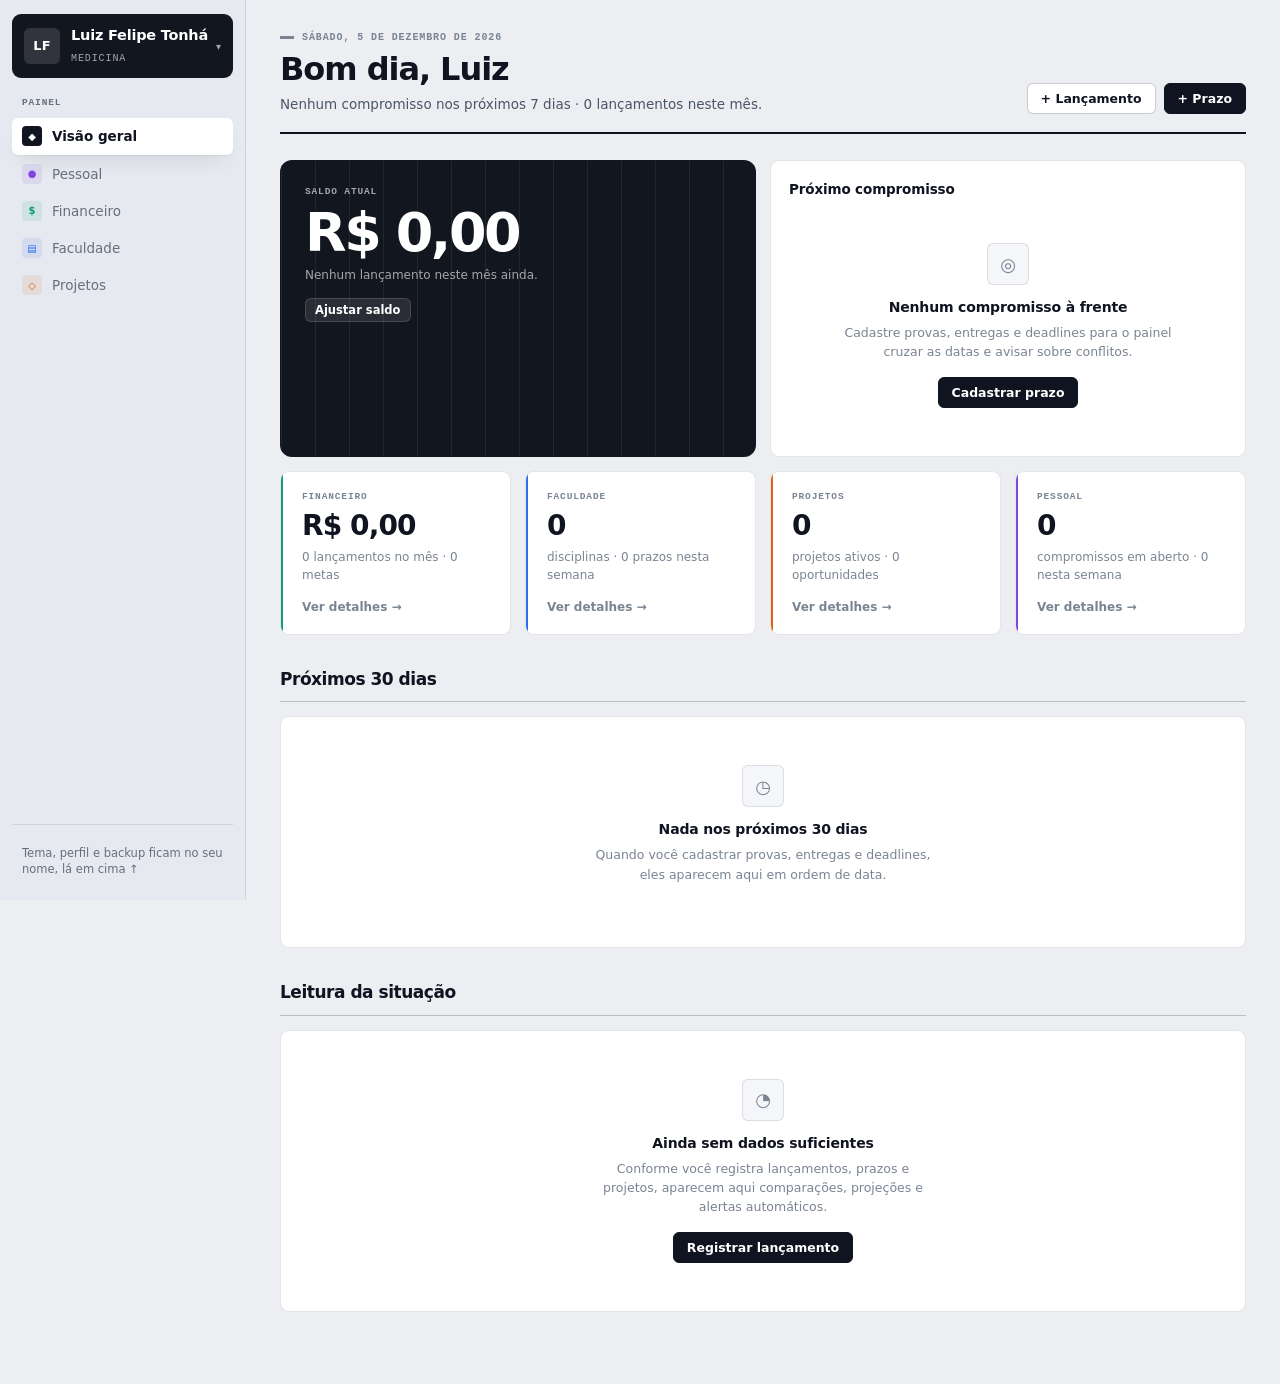
<file: dashboard/index.html>
<!doctype html>
<html lang="pt-BR">
<head>
  <meta charset="utf-8" />
  <meta name="viewport" content="width=device-width, initial-scale=1" />
  <title>Visão geral · Organizador</title>
  <link rel="icon" href="favicon.svg" type="image/svg+xml" />
  <link rel="stylesheet" href="theme.css" />
</head>
<body>
  <div class="app">
    <nav class="sidebar" id="sidebar"></nav>
    <main class="main">
      <div class="wrap">
        <header class="topbar">
          <div>
            <div class="eyebrow" id="sub-hoje"></div>
            <h1 id="saudacao">Visão geral</h1>
            <p class="sub" id="sub-resumo"></p>
          </div>
          <div class="topbar-actions">
            <button class="btn" id="btn-lancamento">+ Lançamento</button>
            <button class="btn primary" id="btn-prazo">+ Prazo</button>
          </div>
        </header>

        <div id="avisos"></div>

        <div class="grid g2" style="margin-bottom:14px;">
          <section class="card hero">
            <div class="stat-label">Saldo atual</div>
            <div class="hero-value num" id="hero-saldo">—</div>
            <div class="stat-sub" id="hero-detalhe"></div>
            <button class="btn sm" id="btn-saldo" style="margin-top:14px;">Ajustar saldo</button>
          </section>

          <section class="card">
            <div class="card-head">
              <h2 class="card-title">Próximo compromisso</h2>
            </div>
            <div id="proximo"></div>
          </section>
        </div>

        <div class="grid g4" id="pilares"></div>

        <section class="section">
          <div class="section-head">
            <h2 class="section-title">Próximos 30 dias</h2>
            <span class="card-note" id="agenda-resumo"></span>
          </div>
          <div class="card"><div id="agenda"></div></div>
        </section>

        <section class="section">
          <div class="section-head">
            <h2 class="section-title">Leitura da situação</h2>
          </div>
          <div class="grid g-auto" id="insights"></div>
        </section>
      </div>
    </main>
  </div>

  <script src="data.js"></script>
  <script src="arquivos.js"></script>
  <script src="store.js"></script>
  <script src="ui.js"></script>
  <script src="financas.js"></script>
  <script src="home.js"></script>
</body>
</html>
</file>
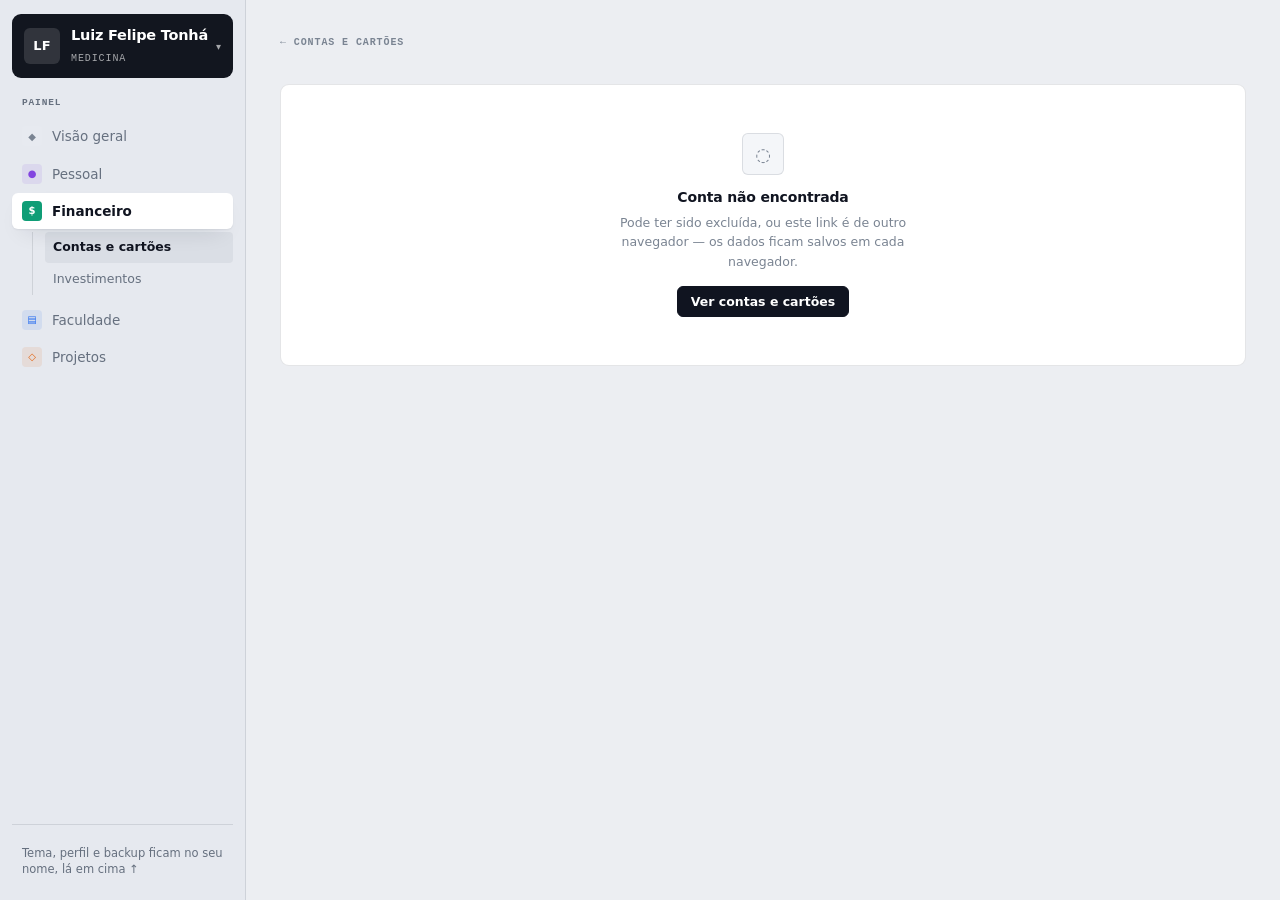
<file: dashboard/conta.html>
<!doctype html>
<html lang="pt-BR">
<head>
  <meta charset="utf-8" />
  <meta name="viewport" content="width=device-width, initial-scale=1" />
  <title>Conta · Organizador</title>
  <link rel="icon" href="favicon.svg" type="image/svg+xml" />
  <link rel="stylesheet" href="theme.css" />
</head>
<body>
  <div class="app">
    <nav class="sidebar" id="sidebar"></nav>
    <main class="main">
      <div class="wrap" id="conteudo">
        <a class="voltar" href="contas.html">← Contas e cartões</a>

        <header class="topbar">
          <div>
            <div class="eyebrow financeiro" id="etiqueta">Conta</div>
            <h1 id="titulo">—</h1>
            <p class="sub" id="subtitulo"></p>
          </div>
          <div class="topbar-actions">
            <button class="btn" id="btn-editar">Editar</button>
            <button class="btn primary" id="btn-lancamento">+ Lançamento</button>
          </div>
        </header>

        <div class="grid g4" style="margin-bottom:14px;" id="stats"></div>

        <div class="grid g2">
          <section class="card">
            <div class="card-head">
              <h2 class="card-title"><span class="swatch financeiro" id="swatch-categorias"></span>Gastos por categoria</h2>
            </div>
            <div id="categorias"></div>
          </section>

          <section class="card" id="card-limite" style="display:none;">
            <div class="card-head">
              <h2 class="card-title">Limite do cartão</h2>
            </div>
            <div id="limite"></div>
          </section>
        </div>

        <section class="section">
          <div class="section-head">
            <h2 class="section-title">Lançamentos</h2>
            <span class="card-note" id="lancamentos-resumo"></span>
          </div>
          <div class="table-wrap">
            <table class="sheet">
              <thead>
                <tr><th>Data</th><th>Descrição</th><th>Categoria</th><th>Status</th><th style="text-align:right;">Valor</th><th></th></tr>
              </thead>
              <tbody id="lancamentos"></tbody>
            </table>
          </div>
        </section>
      </div>
    </main>
  </div>

  <script src="data.js"></script>
  <script src="arquivos.js"></script>
  <script src="store.js"></script>
  <script src="ui.js"></script>
  <script src="financas.js"></script>
  <script src="conta.js"></script>
</body>
</html>
</file>
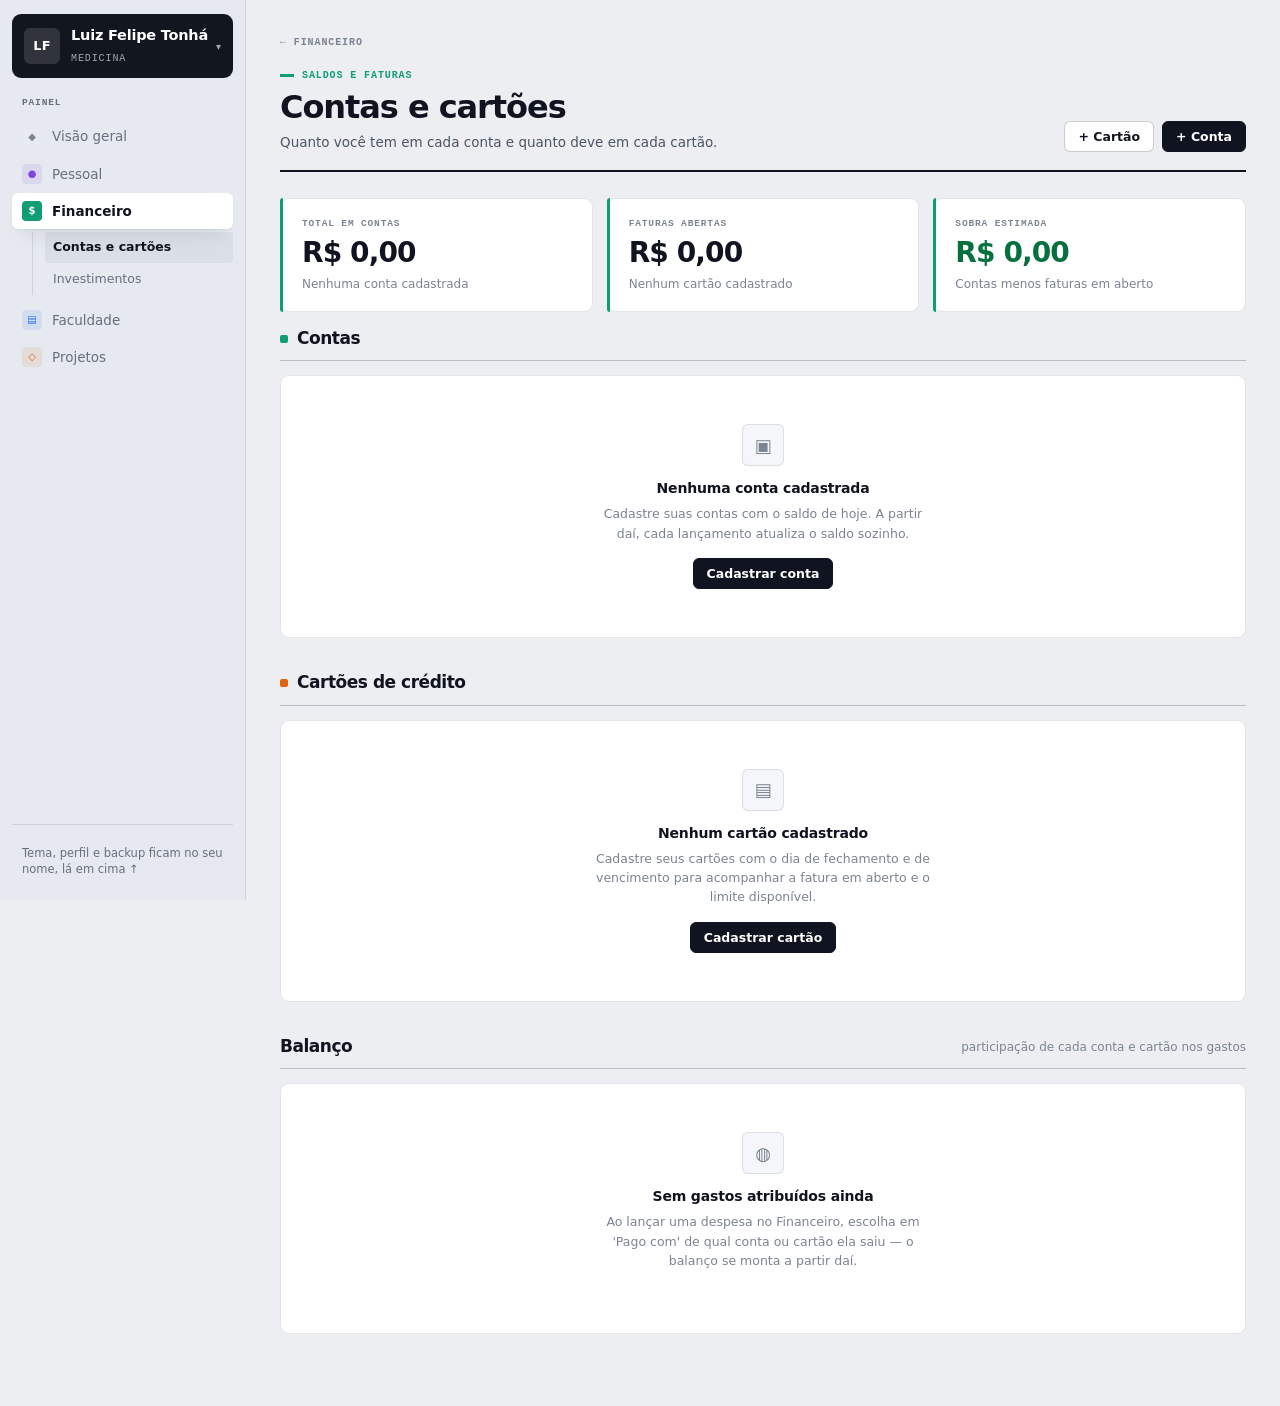
<file: dashboard/contas.html>
<!doctype html>
<html lang="pt-BR">
<head>
  <meta charset="utf-8" />
  <meta name="viewport" content="width=device-width, initial-scale=1" />
  <title>Contas e cartões · Organizador</title>
  <link rel="icon" href="favicon.svg" type="image/svg+xml" />
  <link rel="stylesheet" href="theme.css" />
</head>
<body>
  <div class="app">
    <nav class="sidebar" id="sidebar"></nav>
    <main class="main">
      <div class="wrap">
        <a class="voltar" href="financeiro.html">← Financeiro</a>

        <header class="topbar">
          <div>
            <div class="eyebrow financeiro">Saldos e faturas</div>
            <h1>Contas e cartões</h1>
            <p class="sub">Quanto você tem em cada conta e quanto deve em cada cartão.</p>
          </div>
          <div class="topbar-actions">
            <button class="btn" id="btn-cartao">+ Cartão</button>
            <button class="btn primary" id="btn-conta">+ Conta</button>
          </div>
        </header>

        <div id="avisos"></div>

        <div class="grid g3" style="margin-bottom:14px;">
          <div class="card tinted financeiro">
            <div class="stat-label">Total em contas</div>
            <div class="stat-value num" id="s-total">—</div>
            <div class="stat-sub" id="s-total-d"></div>
          </div>
          <div class="card tinted financeiro">
            <div class="stat-label">Faturas abertas</div>
            <div class="stat-value num" id="s-faturas">—</div>
            <div class="stat-sub" id="s-faturas-d"></div>
          </div>
          <div class="card tinted financeiro">
            <div class="stat-label">Sobra estimada</div>
            <div class="stat-value num" id="s-sobra">—</div>
            <div class="stat-sub">Contas menos faturas em aberto</div>
          </div>
        </div>

        <section class="section" style="margin-top:8px;">
          <div class="section-head">
            <h2 class="section-title"><span class="swatch financeiro"></span>Contas</h2>
            <span class="card-note" id="contas-resumo"></span>
          </div>
          <div id="contas"></div>
        </section>

        <section class="section">
          <div class="section-head">
            <h2 class="section-title"><span class="swatch projetos"></span>Cartões de crédito</h2>
            <span class="card-note" id="cartoes-resumo"></span>
          </div>
          <div id="cartoes"></div>
        </section>

        <section class="section">
          <div class="section-head">
            <h2 class="section-title">Balanço</h2>
            <span class="card-note">participação de cada conta e cartão nos gastos</span>
          </div>
          <div class="card">
            <div id="balanco"></div>
          </div>
        </section>
      </div>
    </main>
  </div>

  <script src="data.js"></script>
  <script src="arquivos.js"></script>
  <script src="store.js"></script>
  <script src="ui.js"></script>
  <script src="financas.js"></script>
  <script src="contas.js"></script>
</body>
</html>
</file>
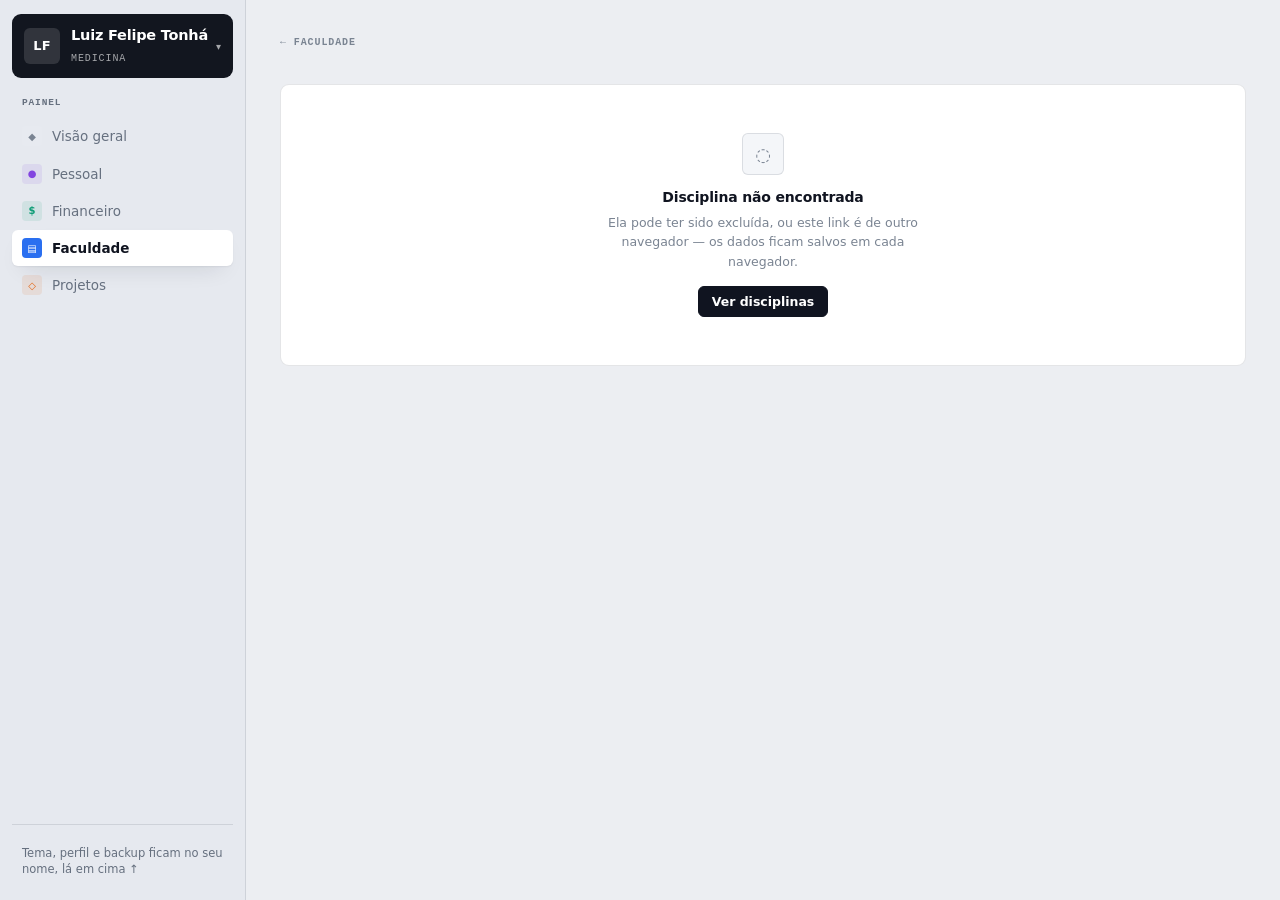
<file: dashboard/disciplina.html>
<!doctype html>
<html lang="pt-BR">
<head>
  <meta charset="utf-8" />
  <meta name="viewport" content="width=device-width, initial-scale=1" />
  <title>Disciplina · Organizador</title>
  <link rel="icon" href="favicon.svg" type="image/svg+xml" />
  <script src="config.js"></script>
  <link rel="stylesheet" href="theme.css" />
</head>
<body>
  <div class="app">
    <nav class="sidebar" id="sidebar"></nav>
    <main class="main">
      <div class="wrap" id="conteudo">
        <a class="voltar" href="faculdade.html">← Faculdade</a>

        <header class="topbar">
          <div>
            <div class="eyebrow faculdade" id="etiqueta">Disciplina</div>
            <h1 id="titulo">—</h1>
            <p class="sub" id="subtitulo"></p>
          </div>
          <div class="topbar-actions">
            <button class="btn" id="btn-editar">Editar disciplina</button>
            <button class="btn primary" id="btn-avaliacao">+ Avaliação</button>
          </div>
        </header>

        <div class="grid g4" style="margin-bottom:14px;">
          <div class="card tinted faculdade">
            <div class="stat-label">Média até agora</div>
            <div class="stat-value num" id="s-media">—</div>
            <div class="stat-sub" id="s-media-d"></div>
          </div>
          <div class="card tinted faculdade">
            <div class="stat-label">Próxima avaliação</div>
            <div class="stat-value" id="s-proxima" style="font-size:17px;">—</div>
            <div class="stat-sub" id="s-proxima-d"></div>
          </div>
          <div class="card tinted faculdade">
            <div class="stat-label">Prazos em aberto</div>
            <div class="stat-value num" id="s-prazos">—</div>
            <div class="stat-sub" id="s-prazos-d"></div>
          </div>
          <div class="card tinted faculdade">
            <div class="stat-label">Materiais e resumos</div>
            <div class="stat-value num" id="s-conteudo">—</div>
            <div class="stat-sub" id="s-conteudo-d"></div>
          </div>
        </div>

        <div class="grid g2">
          <section class="card">
            <div class="card-head">
              <h2 class="card-title"><span class="swatch faculdade"></span>Avaliações e notas</h2>
              <button class="btn ghost sm" id="btn-avaliacao-2">+ Adicionar</button>
            </div>
            <div id="avaliacoes"></div>
          </section>

          <section class="card">
            <div class="card-head">
              <h2 class="card-title">Prazos e entregas</h2>
              <button class="btn ghost sm" id="btn-prazo">+ Adicionar</button>
            </div>
            <div id="prazos"></div>
          </section>
        </div>

        <section class="section">
          <div class="section-head">
            <h2 class="section-title">Materiais</h2>
            <span style="display:flex; gap:8px;">
              <button class="btn ghost sm" id="btn-drive">⇩ Importar do Drive</button>
              <button class="btn ghost sm" id="btn-material">+ Material</button>
            </span>
          </div>
          <div class="card"><div id="materiais"></div></div>
        </section>

        <section class="section">
          <div class="section-head">
            <h2 class="section-title">Resumos e anotações</h2>
            <button class="btn ghost sm" id="btn-resumo">+ Resumo</button>
          </div>
          <div id="resumos"></div>
        </section>
      </div>
    </main>
  </div>

  <script src="data.js"></script>
  <script src="arquivos.js"></script>
  <script src="store.js"></script>
  <script src="ui.js"></script>
  <script src="https://apis.google.com/js/api.js" onload="onGapiLoad()"></script>
  <script src="https://accounts.google.com/gsi/client" onload="onGisLoad()"></script>
  <script src="google-integration.js"></script>
  <script src="disciplina.js"></script>
</body>
</html>
</file>
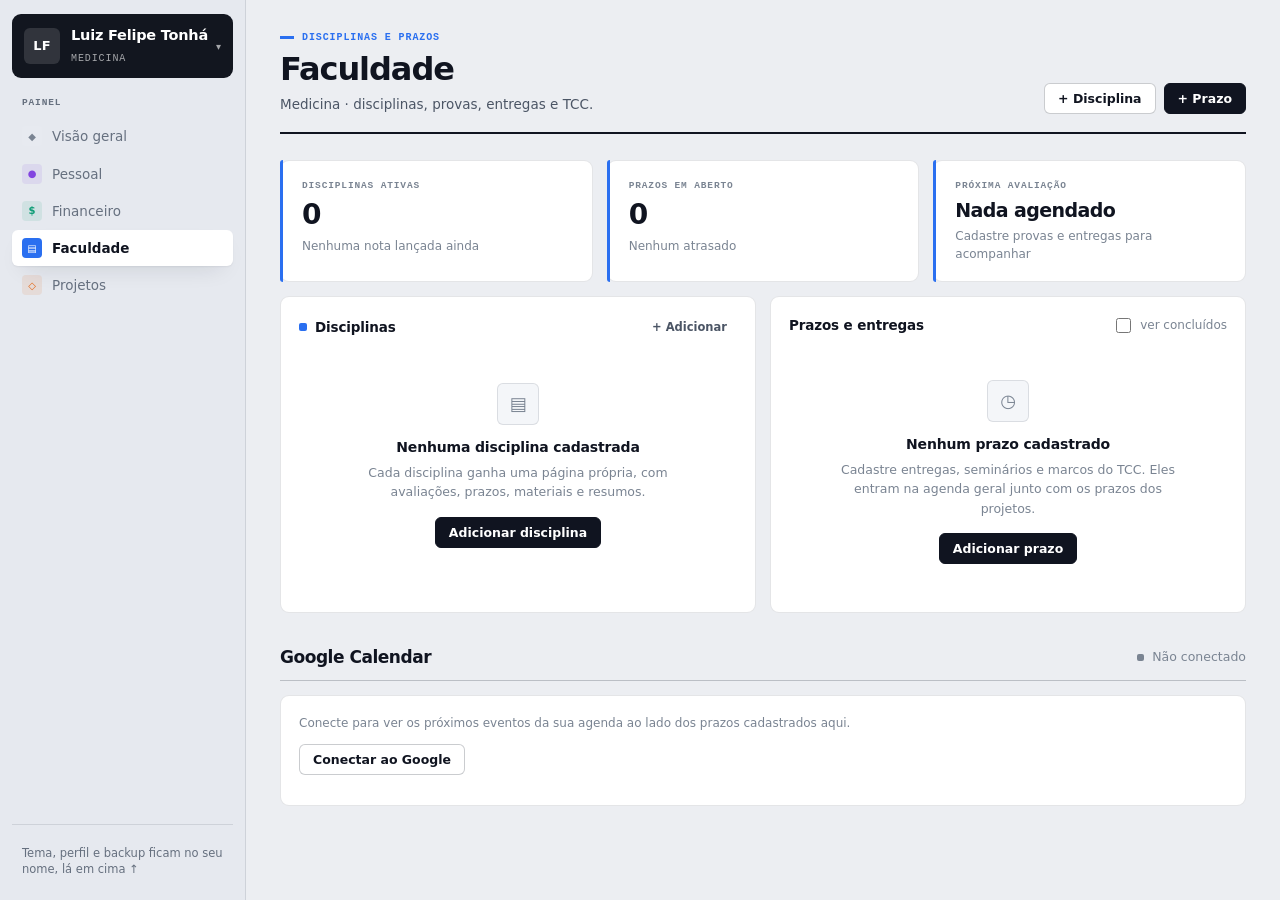
<file: dashboard/faculdade.html>
<!doctype html>
<html lang="pt-BR">
<head>
  <meta charset="utf-8" />
  <meta name="viewport" content="width=device-width, initial-scale=1" />
  <title>Faculdade · Organizador</title>
  <link rel="icon" href="favicon.svg" type="image/svg+xml" />
  <link rel="stylesheet" href="theme.css" />
  <script src="config.js"></script>
</head>
<body>
  <div class="app">
    <nav class="sidebar" id="sidebar"></nav>
    <main class="main">
      <div class="wrap">
        <header class="topbar">
          <div>
            <div class="eyebrow faculdade">Disciplinas e prazos</div>
            <h1>Faculdade</h1>
            <p class="sub">Medicina · disciplinas, provas, entregas e TCC.</p>
          </div>
          <div class="topbar-actions">
            <button class="btn" id="btn-disciplina">+ Disciplina</button>
            <button class="btn primary" id="btn-prazo">+ Prazo</button>
          </div>
        </header>

        <div id="avisos"></div>

        <div class="grid g3" style="margin-bottom:14px;">
          <div class="card tinted faculdade">
            <div class="stat-label">Disciplinas ativas</div>
            <div class="stat-value num" id="s-disciplinas">—</div>
            <div class="stat-sub" id="s-disciplinas-d"></div>
          </div>
          <div class="card tinted faculdade">
            <div class="stat-label">Prazos em aberto</div>
            <div class="stat-value num" id="s-prazos">—</div>
            <div class="stat-sub" id="s-prazos-d"></div>
          </div>
          <div class="card tinted faculdade">
            <div class="stat-label">Próxima avaliação</div>
            <div class="stat-value" id="s-proxima" style="font-size:19px;">—</div>
            <div class="stat-sub" id="s-proxima-d"></div>
          </div>
        </div>

        <div class="grid g2">
          <section class="card">
            <div class="card-head">
              <h2 class="card-title"><span class="swatch faculdade"></span>Disciplinas</h2>
              <button class="btn ghost sm" id="btn-disciplina-2">+ Adicionar</button>
            </div>
            <div id="disciplinas"></div>
          </section>

          <section class="card">
            <div class="card-head">
              <h2 class="card-title">Prazos e entregas</h2>
              <label class="card-note" style="display:flex; align-items:center; gap:6px; cursor:pointer;">
                <input type="checkbox" class="check" id="ver-concluidos" /> ver concluídos
              </label>
            </div>
            <div id="prazos"></div>
          </section>
        </div>

        <section class="section">
          <div class="section-head">
            <h2 class="section-title">Google Calendar</h2>
            <span class="google-state" id="google-status"><span class="google-dot"></span><span id="google-texto">Não conectado</span></span>
          </div>
          <div class="card">
            <p class="card-note" style="margin:0 0 12px;">Conecte para ver os próximos eventos da sua agenda ao lado dos prazos cadastrados aqui.</p>
            <button class="btn" id="google-connect-btn">Conectar ao Google</button>
            <div id="google-calendar-list" style="margin-top:12px;"></div>
          </div>
        </section>
      </div>
    </main>
  </div>

  <script src="data.js"></script>
  <script src="arquivos.js"></script>
  <script src="store.js"></script>
  <script src="ui.js"></script>
  <script src="https://apis.google.com/js/api.js" onload="onGapiLoad()"></script>
  <script src="https://accounts.google.com/gsi/client" onload="onGisLoad()"></script>
  <script src="google-integration.js"></script>
  <script src="faculdade.js"></script>
</body>
</html>
</file>
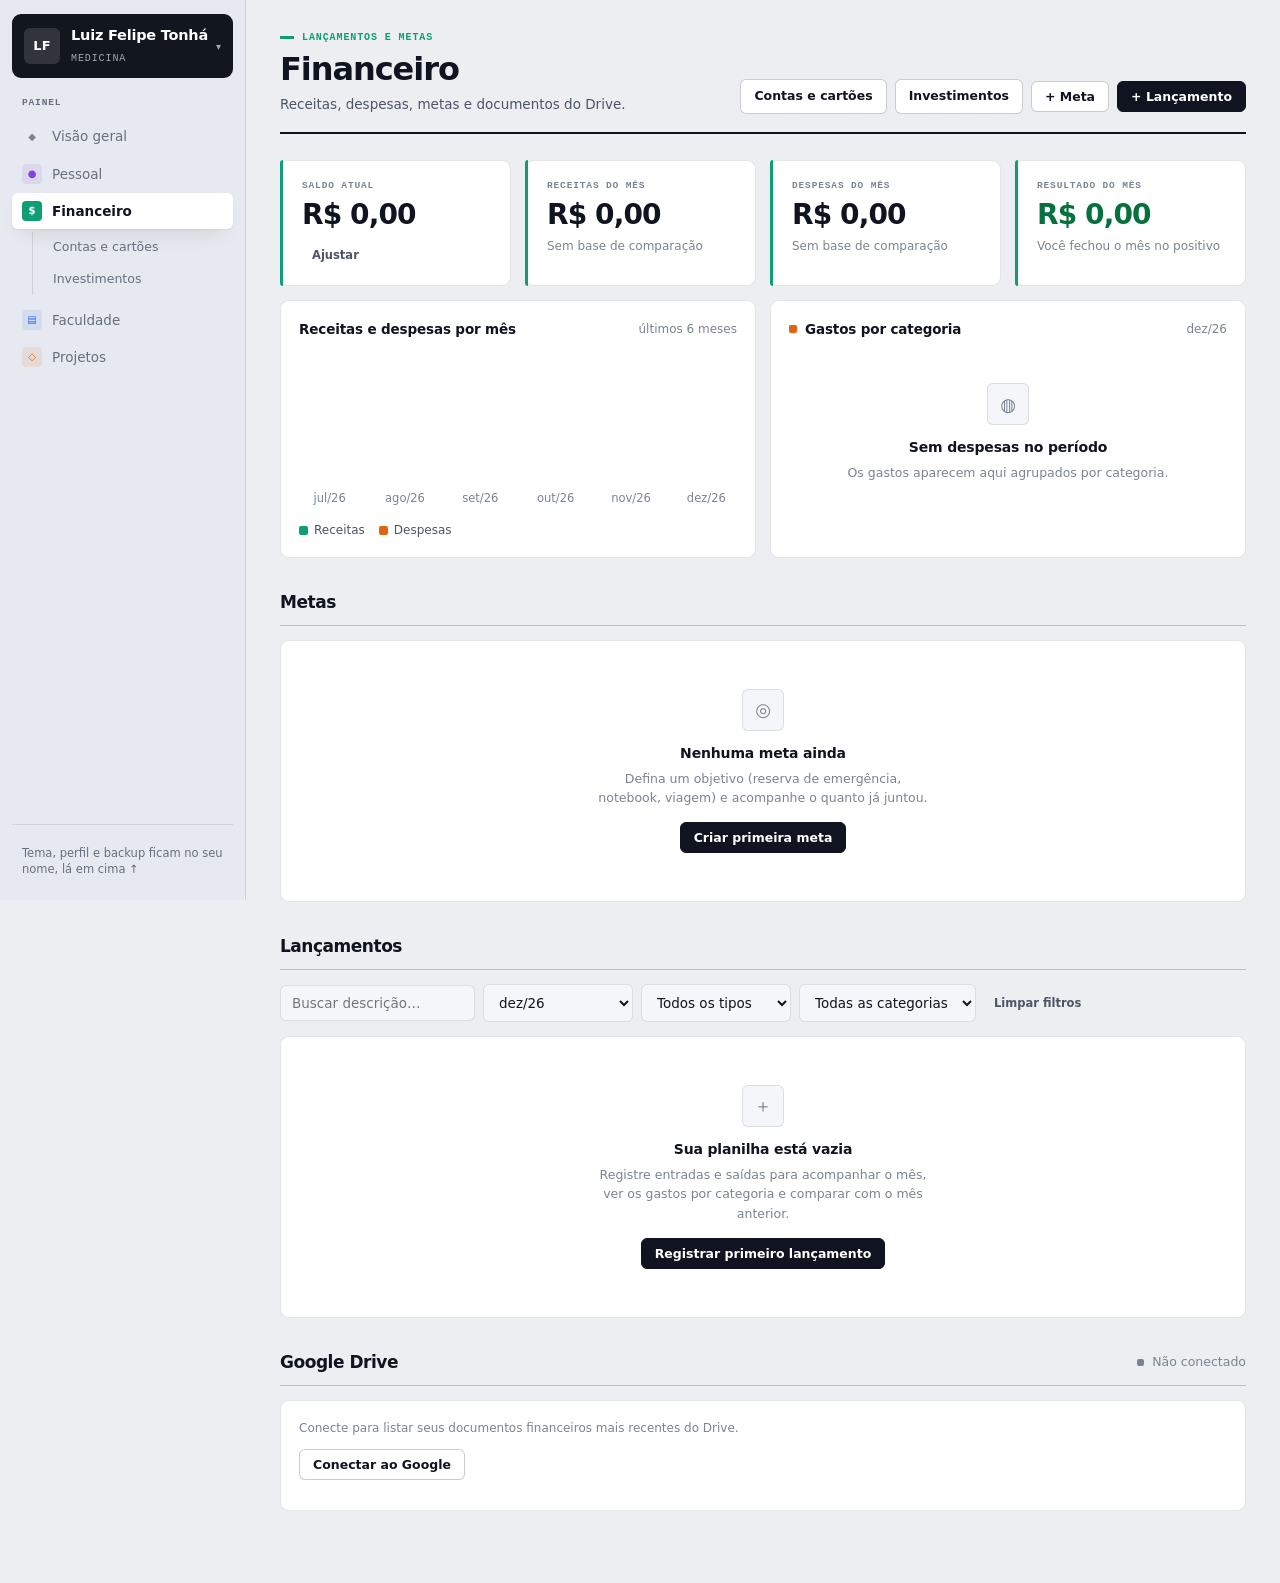
<file: dashboard/financeiro.html>
<!doctype html>
<html lang="pt-BR">
<head>
  <meta charset="utf-8" />
  <meta name="viewport" content="width=device-width, initial-scale=1" />
  <title>Financeiro · Organizador</title>
  <link rel="icon" href="favicon.svg" type="image/svg+xml" />
  <link rel="stylesheet" href="theme.css" />
  <script src="config.js"></script>
</head>
<body>
  <div class="app">
    <nav class="sidebar" id="sidebar"></nav>
    <main class="main">
      <div class="wrap">
        <header class="topbar">
          <div>
            <div class="eyebrow financeiro">Lançamentos e metas</div>
            <h1>Financeiro</h1>
            <p class="sub">Receitas, despesas, metas e documentos do Drive.</p>
          </div>
          <div class="topbar-actions">
            <a class="btn" href="contas.html">Contas e cartões</a>
            <a class="btn" href="investimentos.html">Investimentos</a>
            <button class="btn" id="btn-meta">+ Meta</button>
            <button class="btn primary" id="btn-lancamento">+ Lançamento</button>
          </div>
        </header>

        <div class="grid g4" style="margin-bottom:14px;">
          <div class="card tinted financeiro">
            <div class="stat-label">Saldo atual</div>
            <div class="stat-value num" id="s-saldo">—</div>
            <div class="stat-sub" id="s-saldo-d"></div>
            <button class="btn ghost sm" id="btn-saldo" style="margin-top:6px;">Ajustar</button>
          </div>
          <div class="card tinted financeiro">
            <div class="stat-label">Receitas do mês</div>
            <div class="stat-value num" id="s-receitas">—</div>
            <div class="stat-sub" id="s-receitas-d"></div>
          </div>
          <div class="card tinted financeiro">
            <div class="stat-label">Despesas do mês</div>
            <div class="stat-value num" id="s-despesas">—</div>
            <div class="stat-sub" id="s-despesas-d"></div>
          </div>
          <div class="card tinted financeiro">
            <div class="stat-label">Resultado do mês</div>
            <div class="stat-value num" id="s-resultado">—</div>
            <div class="stat-sub" id="s-resultado-d"></div>
          </div>
        </div>

        <div class="grid g2">
          <section class="card">
            <div class="card-head">
              <h2 class="card-title">Receitas e despesas por mês</h2>
              <span class="card-note">últimos 6 meses</span>
            </div>
            <div id="grafico-meses"></div>
          </section>

          <section class="card">
            <div class="card-head">
              <h2 class="card-title"><span class="swatch projetos"></span>Gastos por categoria</h2>
              <span class="card-note" id="cat-periodo"></span>
            </div>
            <div id="grafico-categorias"></div>
          </section>
        </div>

        <section class="section">
          <div class="section-head">
            <h2 class="section-title">Metas</h2>
          </div>
          <div class="card"><div id="metas"></div></div>
        </section>

        <section class="section">
          <div class="section-head">
            <h2 class="section-title">Lançamentos</h2>
            <span class="card-note" id="resumo-filtro"></span>
          </div>

          <div class="filters">
            <input class="input" type="search" id="f-busca" placeholder="Buscar descrição…" />
            <select class="input" id="f-mes"></select>
            <select class="input" id="f-tipo">
              <option value="todos">Todos os tipos</option>
              <option value="receita">Só receitas</option>
              <option value="despesa">Só despesas</option>
            </select>
            <select class="input" id="f-categoria"></select>
            <button class="btn ghost sm" id="f-limpar">Limpar filtros</button>
          </div>

          <div id="tabela"></div>
        </section>

        <section class="section">
          <div class="section-head">
            <h2 class="section-title">Google Drive</h2>
            <span class="google-state" id="google-status"><span class="google-dot"></span><span id="google-texto">Não conectado</span></span>
          </div>
          <div class="card">
            <p class="card-note" style="margin:0 0 12px;">Conecte para listar seus documentos financeiros mais recentes do Drive.</p>
            <button class="btn" id="google-connect-btn">Conectar ao Google</button>
            <div id="google-drive-list" style="margin-top:12px;"></div>
          </div>
        </section>
      </div>
    </main>
  </div>

  <script src="data.js"></script>
  <script src="arquivos.js"></script>
  <script src="store.js"></script>
  <script src="ui.js"></script>
  <script src="financas.js"></script>
  <script src="https://apis.google.com/js/api.js" onload="onGapiLoad()"></script>
  <script src="https://accounts.google.com/gsi/client" onload="onGisLoad()"></script>
  <script src="google-integration.js"></script>
  <script src="financeiro.js"></script>
</body>
</html>
</file>
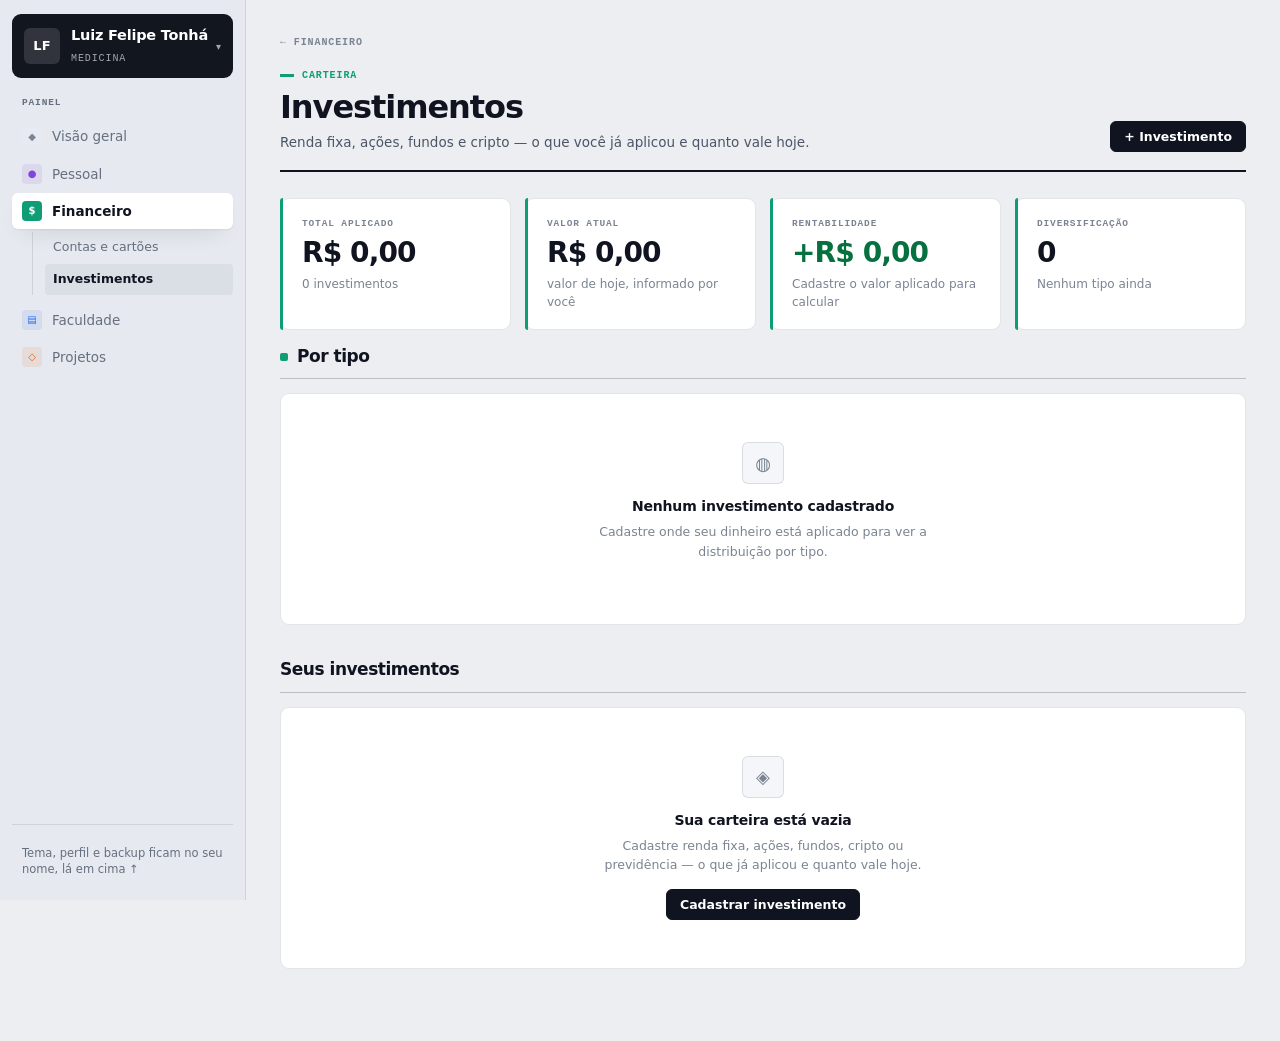
<file: dashboard/investimentos.html>
<!doctype html>
<html lang="pt-BR">
<head>
  <meta charset="utf-8" />
  <meta name="viewport" content="width=device-width, initial-scale=1" />
  <title>Investimentos · Organizador</title>
  <link rel="icon" href="favicon.svg" type="image/svg+xml" />
  <link rel="stylesheet" href="theme.css" />
</head>
<body>
  <div class="app">
    <nav class="sidebar" id="sidebar"></nav>
    <main class="main">
      <div class="wrap">
        <a class="voltar" href="financeiro.html">← Financeiro</a>

        <header class="topbar">
          <div>
            <div class="eyebrow financeiro">Carteira</div>
            <h1>Investimentos</h1>
            <p class="sub">Renda fixa, ações, fundos e cripto — o que você já aplicou e quanto vale hoje.</p>
          </div>
          <div class="topbar-actions">
            <button class="btn primary" id="btn-investimento">+ Investimento</button>
          </div>
        </header>

        <div class="grid g4" style="margin-bottom:14px;">
          <div class="card tinted financeiro">
            <div class="stat-label">Total aplicado</div>
            <div class="stat-value num" id="s-aplicado">—</div>
            <div class="stat-sub" id="s-aplicado-d"></div>
          </div>
          <div class="card tinted financeiro">
            <div class="stat-label">Valor atual</div>
            <div class="stat-value num" id="s-atual">—</div>
            <div class="stat-sub" id="s-atual-d"></div>
          </div>
          <div class="card tinted financeiro">
            <div class="stat-label">Rentabilidade</div>
            <div class="stat-value num" id="s-ganho">—</div>
            <div class="stat-sub" id="s-ganho-d"></div>
          </div>
          <div class="card tinted financeiro">
            <div class="stat-label">Diversificação</div>
            <div class="stat-value num" id="s-tipos">—</div>
            <div class="stat-sub" id="s-tipos-d"></div>
          </div>
        </div>

        <section class="section" style="margin-top:8px;">
          <div class="section-head">
            <h2 class="section-title"><span class="swatch financeiro"></span>Por tipo</h2>
          </div>
          <div class="card"><div id="por-tipo"></div></div>
        </section>

        <section class="section">
          <div class="section-head">
            <h2 class="section-title">Seus investimentos</h2>
            <span class="card-note" id="resumo"></span>
          </div>
          <div id="lista"></div>
        </section>
      </div>
    </main>
  </div>

  <script src="data.js"></script>
  <script src="arquivos.js"></script>
  <script src="store.js"></script>
  <script src="ui.js"></script>
  <script src="financas.js"></script>
  <script src="investimentos.js"></script>
</body>
</html>
</file>
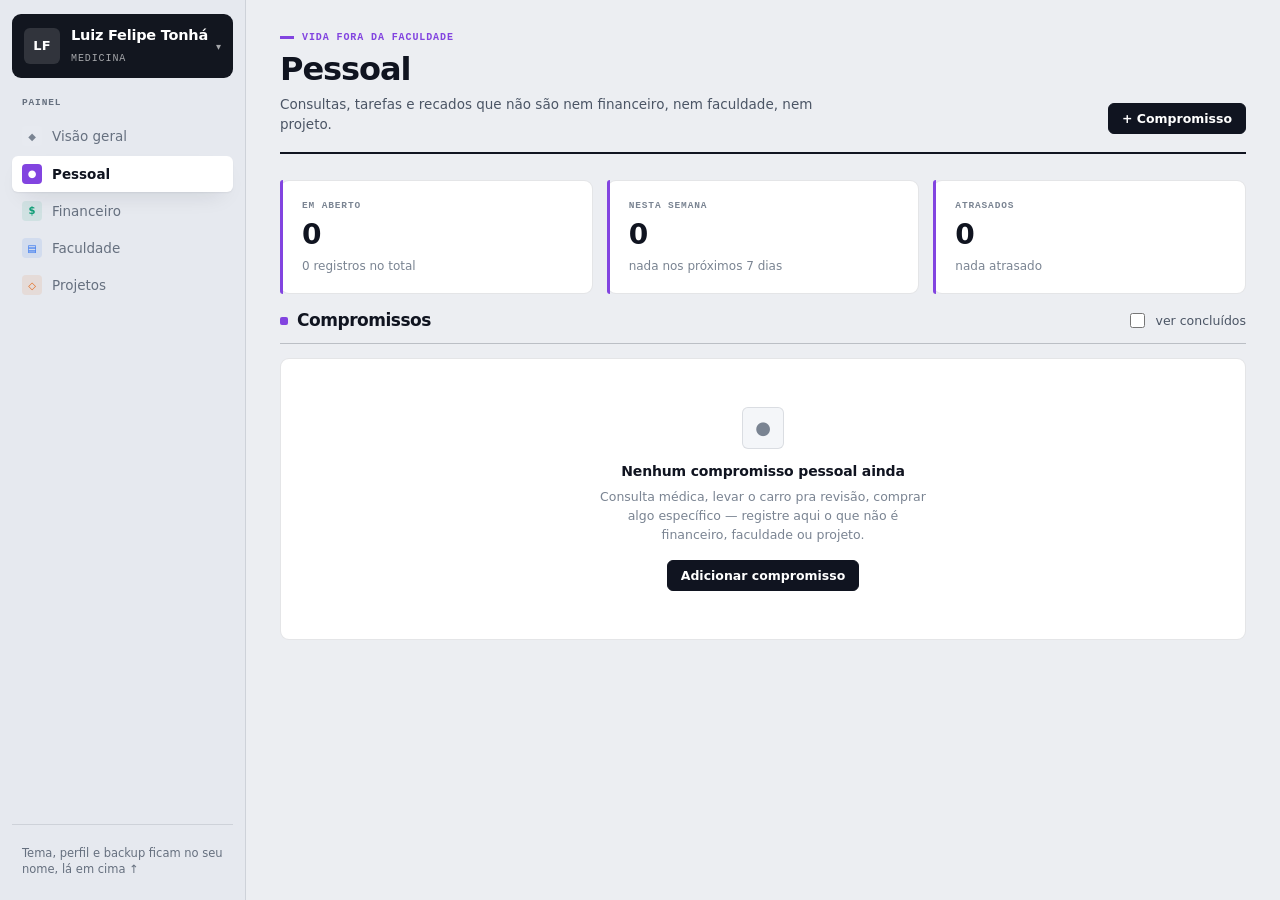
<file: dashboard/pessoal.html>
<!doctype html>
<html lang="pt-BR">
<head>
  <meta charset="utf-8" />
  <meta name="viewport" content="width=device-width, initial-scale=1" />
  <title>Pessoal · Organizador</title>
  <link rel="icon" href="favicon.svg" type="image/svg+xml" />
  <link rel="stylesheet" href="theme.css" />
</head>
<body>
  <div class="app">
    <nav class="sidebar" id="sidebar"></nav>
    <main class="main">
      <div class="wrap">
        <header class="topbar">
          <div>
            <div class="eyebrow pessoal">Vida fora da faculdade</div>
            <h1>Pessoal</h1>
            <p class="sub">Consultas, tarefas e recados que não são nem financeiro, nem faculdade, nem projeto.</p>
          </div>
          <div class="topbar-actions">
            <button class="btn primary" id="btn-compromisso">+ Compromisso</button>
          </div>
        </header>

        <div class="grid g3" style="margin-bottom:14px;">
          <div class="card tinted pessoal">
            <div class="stat-label">Em aberto</div>
            <div class="stat-value num" id="s-abertos">—</div>
            <div class="stat-sub" id="s-abertos-d"></div>
          </div>
          <div class="card tinted pessoal">
            <div class="stat-label">Nesta semana</div>
            <div class="stat-value num" id="s-semana">—</div>
            <div class="stat-sub" id="s-semana-d"></div>
          </div>
          <div class="card tinted pessoal">
            <div class="stat-label">Atrasados</div>
            <div class="stat-value num" id="s-atrasados">—</div>
            <div class="stat-sub" id="s-atrasados-d"></div>
          </div>
        </div>

        <section class="section" style="margin-top:8px;">
          <div class="section-head">
            <h2 class="section-title"><span class="swatch pessoal"></span>Compromissos</h2>
            <label class="filters" style="margin:0;"><input type="checkbox" class="check" id="f-concluidos" /> ver concluídos</label>
          </div>
          <div class="card"><div id="lista"></div></div>
        </section>
      </div>
    </main>
  </div>

  <script src="data.js"></script>
  <script src="arquivos.js"></script>
  <script src="store.js"></script>
  <script src="ui.js"></script>
  <script src="financas.js"></script>
  <script src="pessoal.js"></script>
</body>
</html>
</file>
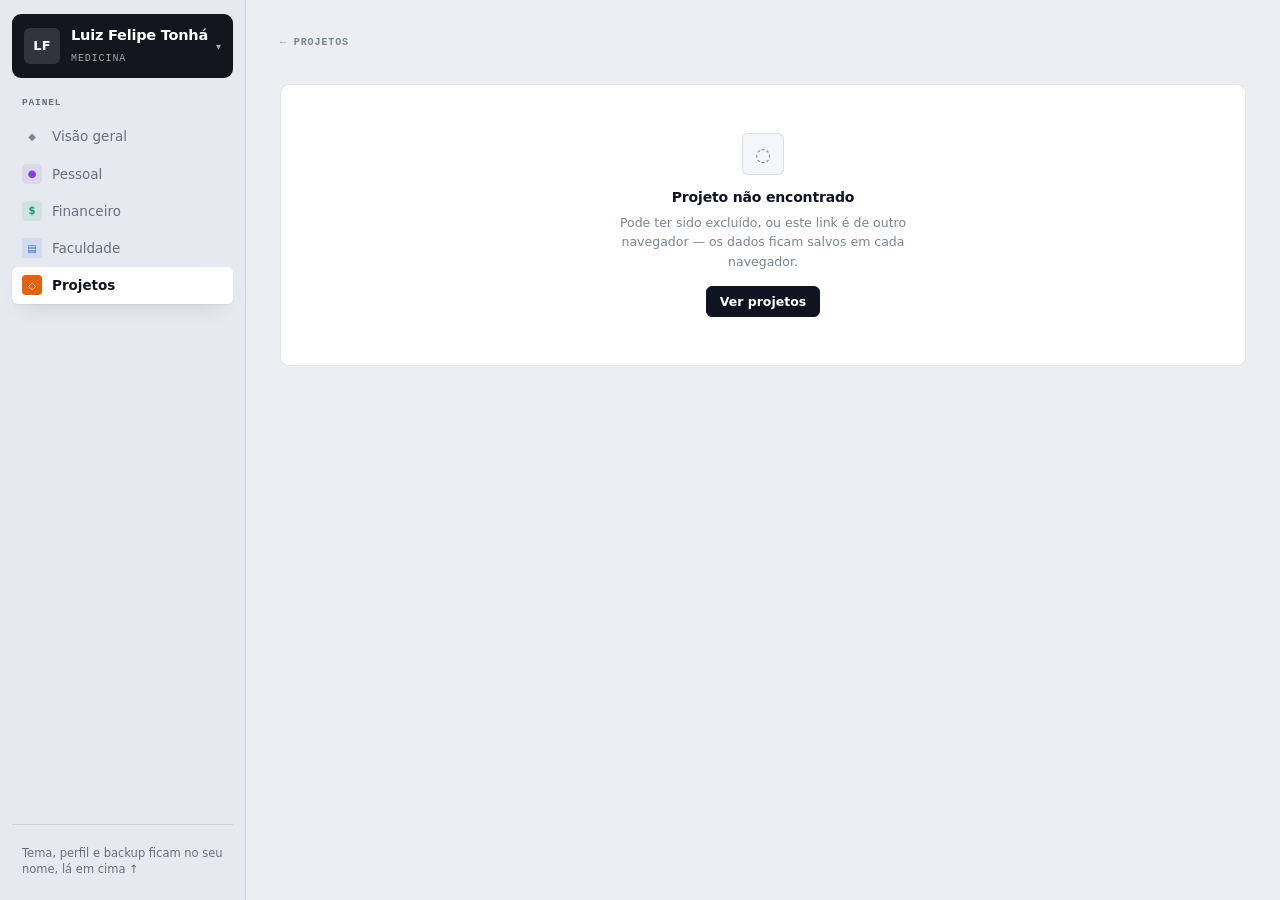
<file: dashboard/projeto.html>
<!doctype html>
<html lang="pt-BR">
<head>
  <meta charset="utf-8" />
  <meta name="viewport" content="width=device-width, initial-scale=1" />
  <title>Projeto · Organizador</title>
  <link rel="icon" href="favicon.svg" type="image/svg+xml" />
  <link rel="stylesheet" href="theme.css" />
</head>
<body>
  <div class="app">
    <nav class="sidebar" id="sidebar"></nav>
    <main class="main">
      <div class="wrap" id="conteudo">
        <a class="voltar" href="projetos.html">← Projetos</a>

        <header class="topbar">
          <div>
            <div class="eyebrow projetos" id="etiqueta">Projeto</div>
            <h1 id="titulo">—</h1>
            <p class="sub" id="subtitulo"></p>
            <div class="selos" id="selos"></div>
          </div>
          <div class="topbar-actions">
            <button class="btn" id="btn-editar">Editar projeto</button>
            <button class="btn primary" id="btn-recebimento">+ Recebimento</button>
          </div>
        </header>

        <div class="grid g4" id="stats" style="margin-bottom:14px;"></div>

        <div class="grid g2">
          <section class="card">
            <div class="card-head">
              <h2 class="card-title"><span class="swatch projetos"></span>Etapas</h2>
              <button class="btn ghost sm" id="btn-etapa">+ Etapa</button>
            </div>
            <div id="progresso"></div>
            <div id="etapas"></div>
          </section>

          <section class="card">
            <div class="card-head">
              <h2 class="card-title">Ficha do projeto</h2>
            </div>
            <div id="ficha"></div>
          </section>
        </div>

        <section class="section">
          <div class="section-head">
            <h2 class="section-title"><span class="swatch financeiro"></span>Recebimentos</h2>
            <span class="card-note" id="recebimentos-resumo"></span>
          </div>
          <div class="card"><div id="recebimentos"></div></div>
        </section>

        <section class="section">
          <div class="section-head">
            <h2 class="section-title">Custos do projeto</h2>
            <button class="btn ghost sm" id="btn-custo">+ Custo</button>
          </div>
          <div class="card"><div id="custos"></div></div>
        </section>

        <section class="section">
          <div class="section-head">
            <h2 class="section-title">Documentos</h2>
            <button class="btn ghost sm" id="btn-anexos">Anexar documentos</button>
          </div>
          <div class="card"><div id="anexos"></div></div>
        </section>

        <section class="section">
          <div class="section-head">
            <h2 class="section-title">Anotações</h2>
            <button class="btn ghost sm" id="btn-anotacoes">Editar anotações</button>
          </div>
          <div class="card"><div id="anotacoes"></div></div>
        </section>
      </div>
    </main>
  </div>

  <script src="data.js"></script>
  <script src="arquivos.js"></script>
  <script src="store.js"></script>
  <script src="ui.js"></script>
  <script src="financas.js"></script>
  <script src="projeto.js"></script>
</body>
</html>
</file>
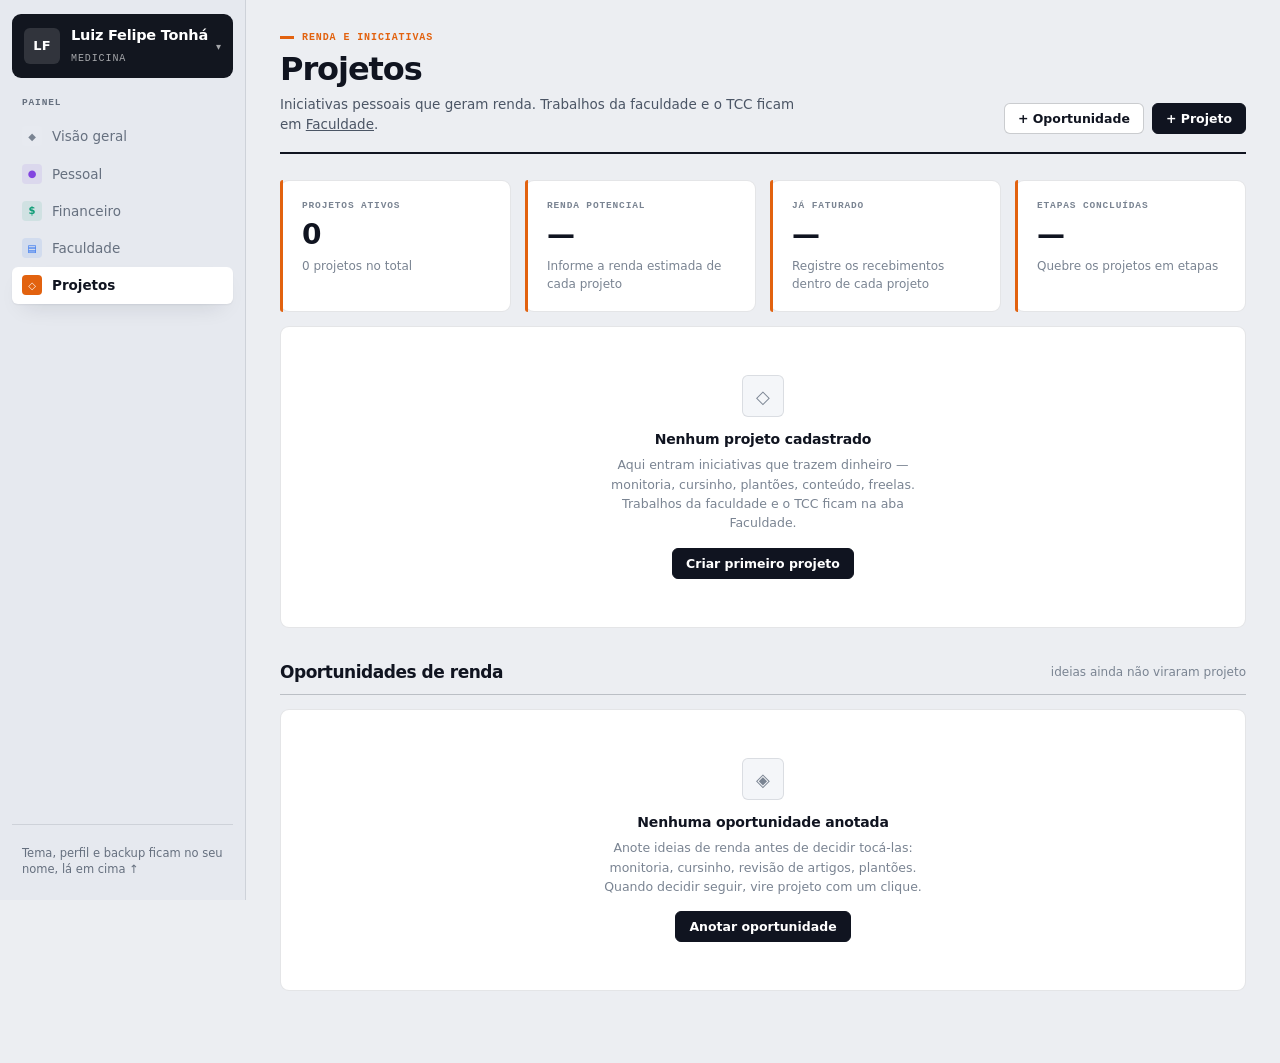
<file: dashboard/projetos.html>
<!doctype html>
<html lang="pt-BR">
<head>
  <meta charset="utf-8" />
  <meta name="viewport" content="width=device-width, initial-scale=1" />
  <title>Projetos · Organizador</title>
  <link rel="icon" href="favicon.svg" type="image/svg+xml" />
  <link rel="stylesheet" href="theme.css" />
</head>
<body>
  <div class="app">
    <nav class="sidebar" id="sidebar"></nav>
    <main class="main">
      <div class="wrap">
        <header class="topbar">
          <div>
            <div class="eyebrow projetos">Renda e iniciativas</div>
            <h1>Projetos</h1>
            <p class="sub">Iniciativas pessoais que geram renda. Trabalhos da faculdade e o TCC ficam em <a href="faculdade.html">Faculdade</a>.</p>
          </div>
          <div class="topbar-actions">
            <button class="btn" id="btn-oportunidade">+ Oportunidade</button>
            <button class="btn primary" id="btn-projeto">+ Projeto</button>
          </div>
        </header>

        <div class="grid g4" style="margin-bottom:14px;">
          <div class="card tinted projetos">
            <div class="stat-label">Projetos ativos</div>
            <div class="stat-value num" id="s-ativos">—</div>
            <div class="stat-sub" id="s-ativos-d"></div>
          </div>
          <div class="card tinted projetos">
            <div class="stat-label">Renda potencial</div>
            <div class="stat-value num" id="s-renda">—</div>
            <div class="stat-sub" id="s-renda-d"></div>
          </div>
          <div class="card tinted projetos">
            <div class="stat-label">Já faturado</div>
            <div class="stat-value num" id="s-faturado">—</div>
            <div class="stat-sub" id="s-faturado-d"></div>
          </div>
          <div class="card tinted projetos">
            <div class="stat-label">Etapas concluídas</div>
            <div class="stat-value num" id="s-etapas">—</div>
            <div class="stat-sub" id="s-etapas-d"></div>
          </div>
        </div>

        <div id="projetos"></div>

        <section class="section">
          <div class="section-head">
            <h2 class="section-title">Oportunidades de renda</h2>
            <span class="card-note">ideias ainda não viraram projeto</span>
          </div>
          <div class="card"><div id="oportunidades"></div></div>
        </section>
      </div>
    </main>
  </div>

  <script src="data.js"></script>
  <script src="arquivos.js"></script>
  <script src="store.js"></script>
  <script src="ui.js"></script>
  <script src="financas.js"></script>
  <script src="projetos.js"></script>
</body>
</html>
</file>
<file: dashboard/theme.css>
/* ===========================================================================
   Organizador Pessoal — design system

   Direção visual: "estúdio". Porcelana fria e cartões brancos de traço fino,
   tipografia grotesca pesada com entrelinha apertada, e micro-rótulos em
   monoespaçada — a marca do painel.

   A regra que organiza tudo: o cromo é monocromático. Preto, branco e cinza
   na interface; cor SÓ para dado (os quatro pilares) e para urgência. Assim
   nada compete com a informação, e a cor sempre significa alguma coisa.

   O bloco escuro — antes a coluna lateral inteira — virou peça pontual: a
   marca do perfil e o painel do saldo. É o contraste que ancora a página.

   Tema claro por padrão, escuro via [data-theme="dark"] ou preferência do SO.
   Cores de dados: paleta categórica validada (CVD-safe) — ver README.
   =========================================================================== */

:root {
  color-scheme: light;

  /* Superfícies e tinta — porcelana fria, cartão branco */
  --page: #eceef2;
  --page-2: #e3e6ec;
  --surface: #ffffff;
  --surface-2: #f4f6f9;
  --surface-3: #e7eaf0;
  --border: rgba(16, 24, 40, 0.11);
  --border-strong: rgba(16, 24, 40, 0.22);
  --ink: #101420;
  --ink-2: #4b5565;
  --ink-muted: #7a8492;
  --on-ink: #ffffff; /* texto sobre superfície de tinta */

  /* Bloco escuro — o contraste que ancora a página (saldo, marca) */
  --slab: #12161f;
  --slab-2: #1b2029;
  --slab-ink: #ffffff;
  --slab-ink-2: rgba(255, 255, 255, 0.62);
  --slab-line: rgba(255, 255, 255, 0.14);
  --slab-up: #64e0a3;
  --slab-down: #ff9d97;

  /* Coluna lateral — porcelana um tom abaixo da página */
  --nav-bg: #e6e9ef;
  --nav-ink: #101420;
  --nav-ink-2: #66707f;
  --nav-border: rgba(16, 24, 40, 0.11);
  --nav-hover: rgba(16, 24, 40, 0.05);
  --nav-active: #ffffff;

  /* Séries categóricas (identidade dos pilares) */
  --s-faculdade: #2a6ff0;
  --s-projetos: #e2620f;
  --s-financeiro: #0f9d76;
  --s-pessoal: #8244e0;
  --s-faculdade-wash: rgba(42, 111, 240, 0.10);
  --s-projetos-wash: rgba(226, 98, 15, 0.10);
  --s-financeiro-wash: rgba(15, 157, 118, 0.10);
  --s-pessoal-wash: rgba(130, 68, 224, 0.10);

  /* Status (reservado — nunca usado como série) */
  --st-good: #0f9d38;
  --st-warning: #e0a000;
  --st-serious: #e07a45;
  --st-critical: #d63a3a;
  --st-good-wash: rgba(15, 157, 56, 0.11);
  --st-warning-wash: rgba(224, 160, 0, 0.15);
  --st-critical-wash: rgba(214, 58, 58, 0.10);
  --success-text: #06703f;
  --warning-text: #8a5d00;

  /* Chrome de gráfico */
  --grid: #dde1e8;
  --axis: #c3c9d3;
  --track: #e2e6ed;

  /* Cantos pequenos e retos: a peça é a régua, não a almofada */
  --r-xl: 12px;
  --r-lg: 9px;
  --r-md: 6px;
  --r-sm: 4px;
  --shadow: none;
  --shadow-lift: 0 1px 2px rgba(16, 24, 40, 0.06), 0 10px 24px -12px rgba(16, 24, 40, 0.20);
  --shadow-pop: 0 24px 64px -20px rgba(8, 12, 20, 0.42);
  --sidebar-w: 246px;

  --font: "Inter", system-ui, -apple-system, "Segoe UI", Roboto, "Helvetica Neue", Arial, sans-serif;
  --font-display: var(--font);
  --font-mono: ui-monospace, SFMono-Regular, "SF Mono", Menlo, Consolas, "Liberation Mono", monospace;
}

@media (prefers-color-scheme: dark) {
  :root:where(:not([data-theme="light"])) {
    color-scheme: dark;
    --page: #0b0e13;
    --page-2: #070a0e;
    --surface: #14181f;
    --surface-2: #1a1f28;
    --surface-3: #232935;
    --border: rgba(255, 255, 255, 0.10);
    --border-strong: rgba(255, 255, 255, 0.22);
    --ink: #eef1f6;
    --ink-2: #a5aebd;
    --ink-muted: #737d8c;
    --on-ink: #0b0e13;

    --slab: #1c222c;
    --slab-2: #242b37;
    --slab-ink: #f3f6fa;
    --slab-ink-2: rgba(255, 255, 255, 0.58);
    --slab-line: rgba(255, 255, 255, 0.07);

    --nav-bg: #0e1118;
    --nav-ink: #eef1f6;
    --nav-ink-2: #798393;
    --nav-border: rgba(255, 255, 255, 0.09);
    --nav-hover: rgba(255, 255, 255, 0.05);
    --nav-active: #1c222c;

    --s-faculdade: #5d9bff;
    --s-projetos: #f5843f;
    --s-financeiro: #21c495;
    --s-pessoal: #a880f5;
    --s-faculdade-wash: rgba(93, 155, 255, 0.16);
    --s-projetos-wash: rgba(245, 132, 63, 0.16);
    --s-financeiro-wash: rgba(33, 196, 149, 0.16);
    --s-pessoal-wash: rgba(168, 128, 245, 0.16);

    --st-good-wash: rgba(46, 200, 100, 0.16);
    --st-warning-wash: rgba(240, 180, 40, 0.16);
    --st-critical-wash: rgba(240, 100, 95, 0.16);
    --success-text: #48d68d;
    --warning-text: #f0b428;
    --st-critical: #f0645f;
    --st-warning: #f0b428;

    --grid: #262d39;
    --axis: #343c4a;
    --track: #232935;
    --shadow: none;
    --shadow-lift: 0 1px 2px rgba(0, 0, 0, 0.4), 0 10px 24px -12px rgba(0, 0, 0, 0.7);
    --shadow-pop: 0 24px 64px -20px rgba(0, 0, 0, 0.8);
  }
}

:root[data-theme="dark"] {
  color-scheme: dark;
  --page: #0b0e13;
  --page-2: #070a0e;
  --surface: #14181f;
  --surface-2: #1a1f28;
  --surface-3: #232935;
  --border: rgba(255, 255, 255, 0.10);
  --border-strong: rgba(255, 255, 255, 0.22);
  --ink: #eef1f6;
  --ink-2: #a5aebd;
  --ink-muted: #737d8c;
  --on-ink: #0b0e13;

  --slab: #1c222c;
  --slab-2: #242b37;
  --slab-ink: #f3f6fa;
  --slab-ink-2: rgba(255, 255, 255, 0.58);
  --slab-line: rgba(255, 255, 255, 0.07);

  --nav-bg: #0e1118;
  --nav-ink: #eef1f6;
  --nav-ink-2: #798393;
  --nav-border: rgba(255, 255, 255, 0.09);
  --nav-hover: rgba(255, 255, 255, 0.05);
  --nav-active: #1c222c;

  --s-faculdade: #5d9bff;
  --s-projetos: #f5843f;
  --s-financeiro: #21c495;
  --s-pessoal: #a880f5;
  --s-faculdade-wash: rgba(93, 155, 255, 0.16);
  --s-projetos-wash: rgba(245, 132, 63, 0.16);
  --s-financeiro-wash: rgba(33, 196, 149, 0.16);
  --s-pessoal-wash: rgba(168, 128, 245, 0.16);

  --st-good-wash: rgba(46, 200, 100, 0.16);
  --st-warning-wash: rgba(240, 180, 40, 0.16);
  --st-critical-wash: rgba(240, 100, 95, 0.16);
  --success-text: #48d68d;
  --warning-text: #f0b428;
  --st-critical: #f0645f;
  --st-warning: #f0b428;

  --grid: #262d39;
  --axis: #343c4a;
  --track: #232935;
  --shadow: none;
  --shadow-lift: 0 1px 2px rgba(0, 0, 0, 0.4), 0 10px 24px -12px rgba(0, 0, 0, 0.7);
  --shadow-pop: 0 24px 64px -20px rgba(0, 0, 0, 0.8);
}

* { box-sizing: border-box; }

html, body { margin: 0; padding: 0; }

body {
  font-family: var(--font);
  background: var(--page);
  color: var(--ink);
  min-height: 100vh;
  font-size: 14px;
  line-height: 1.5;
  -webkit-font-smoothing: antialiased;
  text-rendering: optimizeLegibility;
}

a { color: inherit; }

::selection { background: var(--ink); color: var(--on-ink); }

.app { display: flex; min-height: 100vh; }

/* Micro-rótulo: monoespaçada, versalete largo. É a assinatura tipográfica —
   aparece em etiquetas, cabeçalho de tabela e legenda de número. */
.eyebrow,
.stat-label,
.nav-eyebrow,
table.sheet th,
.perfil-stat span,
.ficha dt,
.form-secao,
.voltar {
  font-family: var(--font-mono);
  text-transform: uppercase;
  letter-spacing: 0.09em;
  font-weight: 600;
}

/* ------------------------------- Sidebar -------------------------------- */

.sidebar {
  width: var(--sidebar-w);
  flex-shrink: 0;
  background: var(--nav-bg);
  color: var(--nav-ink);
  padding: 14px 12px;
  position: sticky;
  top: 0;
  height: 100vh;
  display: flex;
  flex-direction: column;
  z-index: 20;
  border-right: 1px solid var(--nav-border);
}

/* Marca do perfil — bloco de tinta cheio. É a peça escura da coluna clara,
   e o único lugar de configuração do painel (tema, perfil, backup). */
.brand {
  display: flex;
  align-items: center;
  gap: 11px;
  width: 100%;
  padding: 11px 12px;
  margin-bottom: 18px;
  border: none;
  border-radius: var(--r-lg);
  background: var(--slab);
  color: var(--slab-ink);
  font: inherit;
  text-align: left;
  cursor: pointer;
  transition: background 0.16s, transform 0.12s;
}

.brand:hover { background: var(--slab-2); }
.brand:active { transform: scale(0.99); }
.brand:focus-visible { outline: 2px solid var(--ink); outline-offset: 2px; }

.brand-mark {
  width: 36px;
  height: 36px;
  border-radius: var(--r-md);
  background: rgba(255, 255, 255, 0.13);
  color: var(--slab-ink);
  display: grid;
  place-items: center;
  font-weight: 700;
  font-size: 13px;
  letter-spacing: 0.02em;
  flex-shrink: 0;
  overflow: hidden;
}

.brand-mark img { width: 100%; height: 100%; object-fit: cover; display: block; }

.brand-text { min-width: 0; flex: 1; }

.brand-name {
  font-size: 14.5px;
  font-weight: 640;
  line-height: 1.2;
  letter-spacing: -0.015em;
  white-space: nowrap;
  overflow: hidden;
  text-overflow: ellipsis;
}

.brand-sub {
  font-family: var(--font-mono);
  font-size: 10px;
  color: var(--slab-ink-2);
  text-transform: uppercase;
  letter-spacing: 0.09em;
  font-weight: 500;
  margin-top: 3px;
  white-space: nowrap;
  overflow: hidden;
  text-overflow: ellipsis;
}

.brand-caret { color: var(--slab-ink-2); font-size: 10px; flex-shrink: 0; }

.nav-eyebrow {
  font-size: 9.5px;
  color: var(--nav-ink-2);
  padding: 0 10px 8px;
}

.nav { display: flex; flex-direction: column; gap: 1px; }

.nav-item {
  position: relative;
  display: flex;
  align-items: center;
  gap: 10px;
  padding: 8px 10px;
  border-radius: var(--r-md);
  color: var(--nav-ink-2);
  text-decoration: none;
  font-size: 13.5px;
  font-weight: 540;
  transition: background 0.14s, color 0.14s;
}

.nav-item:hover { background: var(--nav-hover); color: var(--nav-ink); }

/* O item aberto vira um cartão claro — leitura por elevação, não por cor. */
.nav-item.active {
  background: var(--nav-active);
  color: var(--nav-ink);
  font-weight: 650;
  box-shadow: var(--shadow-lift);
}

/* Único ponto de cor da coluna: o quadradinho do pilar. */
.nav-icon {
  width: 20px;
  height: 20px;
  flex-shrink: 0;
  display: grid;
  place-items: center;
  border-radius: var(--r-sm);
  font-size: 10px;
  font-weight: 700;
  background: var(--surface-3);
  color: var(--ink-muted);
  transition: background 0.14s, color 0.14s;
}

.nav-icon.financeiro { background: var(--s-financeiro-wash); color: var(--s-financeiro); }
.nav-icon.faculdade { background: var(--s-faculdade-wash); color: var(--s-faculdade); }
.nav-icon.projetos { background: var(--s-projetos-wash); color: var(--s-projetos); }
.nav-icon.pessoal { background: var(--s-pessoal-wash); color: var(--s-pessoal); }

.nav-item.active .nav-icon.financeiro { background: var(--s-financeiro); color: #fff; }
.nav-item.active .nav-icon.faculdade { background: var(--s-faculdade); color: #fff; }
.nav-item.active .nav-icon.projetos { background: var(--s-projetos); color: #fff; }
.nav-item.active .nav-icon.pessoal { background: var(--s-pessoal); color: #fff; }
.nav-item.active .nav-icon:not(.financeiro):not(.faculdade):not(.projetos):not(.pessoal) {
  background: var(--ink); color: var(--on-ink);
}

.nav-label { overflow: hidden; text-overflow: ellipsis; white-space: nowrap; flex: 1; }

.nav-count {
  font-family: var(--font-mono);
  font-size: 10.5px;
  font-weight: 600;
  color: var(--ink-muted);
  background: var(--surface-3);
  border-radius: var(--r-sm);
  padding: 1px 6px;
  font-variant-numeric: tabular-nums;
  flex-shrink: 0;
}

.nav-count.alert { background: var(--st-critical-wash); color: var(--st-critical); }

/* Sub-itens da seção aberta (contas, disciplinas, projetos). */
.nav-sub {
  display: flex;
  flex-direction: column;
  gap: 1px;
  margin: 2px 0 6px 20px;
  padding-left: 12px;
  border-left: 1px solid var(--nav-border);
  animation: revelar 0.18s ease;
}

@keyframes revelar { from { opacity: 0; transform: translateY(-3px); } }

.nav-subitem {
  padding: 6px 8px;
  border-radius: var(--r-sm);
  color: var(--nav-ink-2);
  text-decoration: none;
  font-size: 12.5px;
  font-weight: 500;
  white-space: nowrap;
  overflow: hidden;
  text-overflow: ellipsis;
  transition: background 0.12s, color 0.12s;
}

.nav-subitem:hover { background: var(--nav-hover); color: var(--nav-ink); }
.nav-subitem.active { color: var(--nav-ink); font-weight: 640; background: var(--nav-hover); }

.sidebar-foot {
  margin-top: auto;
  padding-top: 12px;
  border-top: 1px solid var(--nav-border);
}

/* Lembrete de onde ficam os ajustes — o rodapé não guarda mais botões. */
.sidebar-hint {
  width: 100%;
  border: none;
  background: none;
  padding: 8px 10px;
  border-radius: var(--r-md);
  text-align: left;
  font: inherit;
  font-size: 11.5px;
  line-height: 1.45;
  color: var(--nav-ink-2);
  cursor: pointer;
  transition: background 0.14s, color 0.14s;
}

.sidebar-hint:hover { background: var(--nav-hover); color: var(--nav-ink); }

/* -------------------------------- Main ---------------------------------- */

.main {
  flex: 1;
  min-width: 0;
  padding: 30px 34px 72px;
}

.wrap { max-width: 1180px; margin: 0 auto; }

.topbar {
  display: flex;
  justify-content: space-between;
  align-items: flex-end;
  gap: 18px;
  flex-wrap: wrap;
  margin-bottom: 26px;
  padding-bottom: 18px;
  border-bottom: 2px solid var(--ink);
}

/* Título grande, peso alto, entrelinha apertada — o tom editorial da página. */
.topbar h1 {
  font-family: var(--font-display);
  margin: 0;
  font-size: 32px;
  font-weight: 700;
  letter-spacing: -0.033em;
  line-height: 1.05;
}

.topbar .sub { margin: 7px 0 0; color: var(--ink-2); font-size: 13.5px; max-width: 62ch; }
.topbar-actions { display: flex; gap: 8px; align-items: center; flex-wrap: wrap; }

/* Etiqueta acima do título — barra do pilar + versalete monoespaçado. */
.eyebrow {
  font-size: 10px;
  color: var(--ink-muted);
  display: flex;
  align-items: center;
  gap: 8px;
  margin-bottom: 8px;
}

.eyebrow::before {
  content: "";
  width: 14px;
  height: 3px;
  background: currentColor;
  flex-shrink: 0;
}

.eyebrow.financeiro { color: var(--s-financeiro); }
.eyebrow.faculdade { color: var(--s-faculdade); }
.eyebrow.projetos { color: var(--s-projetos); }
.eyebrow.pessoal { color: var(--s-pessoal); }

/* Selos sob o título de uma página de detalhe */
.selos { display: flex; gap: 6px; flex-wrap: wrap; margin-top: 11px; }

/* ------------------------------- Buttons -------------------------------- */

.btn {
  border: 1px solid var(--border-strong);
  background: var(--surface);
  color: var(--ink);
  padding: 7px 13px;
  border-radius: var(--r-md);
  font-size: 12.5px;
  font-weight: 600;
  font-family: var(--font);
  cursor: pointer;
  display: inline-flex;
  align-items: center;
  gap: 6px;
  transition: background 0.12s, border-color 0.12s, transform 0.1s;
  white-space: nowrap;
  text-decoration: none;
}

.btn:hover { background: var(--surface-2); border-color: var(--ink-muted); }
.btn:active { transform: scale(0.98); }
.btn:focus-visible { outline: 2px solid var(--ink); outline-offset: 2px; }

.btn.primary { background: var(--ink); color: var(--on-ink); border-color: var(--ink); }
.btn.primary:hover { background: var(--slab); border-color: var(--slab); color: var(--slab-ink); }

.btn.ghost { background: transparent; border-color: transparent; color: var(--ink-2); }
.btn.ghost:hover { background: var(--surface-3); color: var(--ink); border-color: transparent; }

.btn.danger { color: var(--st-critical); border-color: var(--border-strong); background: transparent; }
.btn.danger:hover { background: var(--st-critical-wash); border-color: var(--st-critical); }

.btn.sm { padding: 4px 9px; font-size: 11.5px; }
.btn.icon { padding: 6px 8px; }
.btn.block { width: 100%; justify-content: center; }
.btn:disabled { opacity: 0.45; cursor: not-allowed; }

/* -------------------------------- Cards --------------------------------- */

.grid { display: grid; gap: 14px; }
.g2 { grid-template-columns: repeat(2, minmax(0, 1fr)); }
.g3 { grid-template-columns: repeat(3, minmax(0, 1fr)); }
.g4 { grid-template-columns: repeat(4, minmax(0, 1fr)); }
.g-auto { grid-template-columns: repeat(auto-fit, minmax(258px, 1fr)); }

.card {
  position: relative;
  background: var(--surface);
  border: 1px solid var(--border);
  border-radius: var(--r-lg);
  padding: 18px;
  box-shadow: var(--shadow);
  min-width: 0;
}

/* Cartão de número: barra do pilar na borda esquerda, altura inteira. */
.card.tinted { padding-left: 21px; }
.card.tinted::before {
  content: "";
  position: absolute;
  inset: -1px auto -1px -1px;
  width: 3px;
  border-radius: var(--r-lg) 0 0 var(--r-lg);
  background: var(--tint, var(--border-strong));
}

.card.tinted.financeiro { --tint: var(--s-financeiro); }
.card.tinted.faculdade { --tint: var(--s-faculdade); }
.card.tinted.projetos { --tint: var(--s-projetos); }
.card.tinted.pessoal { --tint: var(--s-pessoal); }

.card-head {
  display: flex;
  justify-content: space-between;
  align-items: center;
  gap: 10px;
  margin-bottom: 14px;
}

.card-title { font-size: 13.5px; font-weight: 660; display: flex; align-items: center; gap: 8px; margin: 0; letter-spacing: -0.01em; }
.card-note { font-size: 12px; color: var(--ink-muted); }

/* Quadrado, não bolinha: casa com os cantos retos do resto. */
.swatch { width: 8px; height: 8px; border-radius: 2px; flex-shrink: 0; background: var(--border-strong); }
.swatch.faculdade { background: var(--s-faculdade); }
.swatch.projetos { background: var(--s-projetos); }
.swatch.financeiro { background: var(--s-financeiro); }
.swatch.pessoal { background: var(--s-pessoal); }

/* Cartão clicável de pilar */
.pillar {
  display: block;
  text-decoration: none;
  color: inherit;
  overflow: hidden;
  padding-left: 21px;
  transition: border-color 0.16s, transform 0.16s, box-shadow 0.16s;
}
.pillar::before {
  content: "";
  position: absolute;
  inset: -1px auto -1px -1px;
  width: 3px;
  border-radius: var(--r-lg) 0 0 var(--r-lg);
  background: var(--tint, var(--border-strong));
}
.pillar.financeiro { --tint: var(--s-financeiro); }
.pillar.faculdade { --tint: var(--s-faculdade); }
.pillar.projetos { --tint: var(--s-projetos); }
.pillar.pessoal { --tint: var(--s-pessoal); }
.pillar:hover { border-color: var(--border-strong); transform: translateY(-2px); box-shadow: var(--shadow-lift); }
.pillar .arrow { color: var(--ink-muted); font-size: 12px; margin-top: 14px; font-weight: 600; }
.pillar:hover .arrow { color: var(--ink); }

/* ------------------------- Números / stat tiles -------------------------- */

.stat-label {
  font-size: 9.5px;
  color: var(--ink-muted);
  margin-bottom: 7px;
}

.stat-value { font-size: 28px; font-weight: 680; letter-spacing: -0.032em; line-height: 1.1; }
.stat-sub { font-size: 12px; color: var(--ink-muted); margin-top: 6px; }

/* Painel do saldo — bloco de tinta cheio, o contraste que ancora a home. */
.hero {
  position: relative;
  overflow: hidden;
  background: var(--slab);
  border-color: transparent;
  color: var(--slab-ink);
  border-radius: var(--r-xl);
  padding: 24px;
}

/* Trama fina de linhas: dá textura ao bloco sem virar mais um elemento. */
.hero::after {
  content: "";
  position: absolute;
  inset: 0;
  background-image: repeating-linear-gradient(90deg, var(--slab-line) 0 1px, transparent 1px 34px);
  opacity: 0.5;
  pointer-events: none;
}

.hero > * { position: relative; z-index: 1; }
.hero .stat-label { color: var(--slab-ink-2); }
.hero .stat-sub, .hero .muted { color: var(--slab-ink-2); }
.hero .delta.up { color: var(--slab-up); }
.hero .delta.down { color: var(--slab-down); }
.hero .btn {
  background: rgba(255, 255, 255, 0.10);
  border-color: var(--slab-line);
  color: var(--slab-ink);
}
.hero .btn:hover { background: rgba(255, 255, 255, 0.18); border-color: rgba(255, 255, 255, 0.3); }

.hero-value {
  font-size: 54px;
  font-weight: 700;
  letter-spacing: -0.045em;
  line-height: 1;
  margin-top: 4px;
}

.delta { font-size: 12px; font-weight: 640; display: inline-flex; align-items: center; gap: 3px; }
/* .delta é um selo pequeno; quando colore um número grande, o tamanho é o do número. */
.stat-value.delta { font-size: 28px; }
.hero-value.delta { font-size: 54px; }
.delta.up { color: var(--success-text); }
.delta.down { color: var(--st-critical); }
.delta.flat { color: var(--ink-muted); }

.num { font-variant-numeric: tabular-nums; }

/* -------------------------------- Listas -------------------------------- */

.list { list-style: none; margin: 0; padding: 0; }

.list li {
  position: relative;
  display: flex;
  align-items: center;
  gap: 11px;
  padding: 11px 0;
  border-bottom: 1px solid var(--border);
  font-size: 13px;
}

.list li:last-child { border-bottom: none; }
.list .grow { flex: 1; min-width: 0; }

/* Linha inteira clicável (disciplina → sua página) */
.linha-link { text-decoration: none; color: inherit; display: block; border-radius: var(--r-sm); }
.linha-link:hover .title { text-decoration: underline; text-underline-offset: 2px; }
.list .title { font-weight: 570; display: block; }
.list .meta { font-size: 12px; color: var(--ink-muted); margin-top: 2px; display: block; }

/* Título de cartão que leva à página de detalhe */
.titulo-link { text-decoration: none; color: inherit; }
.titulo-link:hover { text-decoration: underline; text-underline-offset: 3px; }

.row-actions { display: flex; gap: 2px; flex-shrink: 0; }

/* Dentro de uma lista as ações flutuam sobre a direita da linha: em repouso
   não ocupam largura nenhuma, então o texto usa a linha inteira. */
.list .row-actions {
  position: absolute;
  right: 0;
  top: 50%;
  transform: translateY(-50%);
  opacity: 0;
  pointer-events: none;
  padding-left: 28px;
  background: linear-gradient(90deg, transparent, var(--surface) 26px);
  transition: opacity 0.12s;
}

.list li:hover .row-actions,
.list li:focus-within .row-actions { opacity: 1; pointer-events: auto; }

@media (hover: none) {
  .list .row-actions { position: static; transform: none; opacity: 1; pointer-events: auto; padding-left: 0; background: none; }
}

/* ------------------------------- Badges --------------------------------- */

.badge {
  font-family: var(--font-mono);
  font-size: 10px;
  font-weight: 600;
  padding: 3px 7px;
  border-radius: var(--r-sm);
  background: var(--surface-3);
  color: var(--ink-2);
  white-space: nowrap;
  display: inline-flex;
  align-items: center;
  gap: 4px;
  letter-spacing: 0.04em;
  flex-shrink: 0;
}

.badge.faculdade { background: var(--s-faculdade-wash); color: var(--s-faculdade); }
.badge.projetos { background: var(--s-projetos-wash); color: var(--s-projetos); }
.badge.financeiro { background: var(--s-financeiro-wash); color: var(--success-text); }
.badge.pessoal { background: var(--s-pessoal-wash); color: var(--s-pessoal); }

/* Urgência — sempre com rótulo textual, nunca só cor */
.badge.atrasado { background: var(--st-critical-wash); color: var(--st-critical); }
.badge.hoje { background: var(--st-critical-wash); color: var(--st-critical); }
.badge.urgente { background: var(--st-warning-wash); color: var(--warning-text); }
.badge.proximo { background: var(--surface-3); color: var(--ink-2); }
.badge.futuro { background: var(--surface-3); color: var(--ink-muted); }
.badge.feito { background: var(--st-good-wash); color: var(--success-text); }

/* ------------------------------- Avisos --------------------------------- */

.notice {
  display: flex;
  gap: 11px;
  align-items: flex-start;
  padding: 13px 15px;
  border-radius: var(--r-md);
  font-size: 13px;
  border: 1px solid;
  border-left-width: 3px;
  margin-bottom: 10px;
}

.notice .ic { font-weight: 700; flex-shrink: 0; }
.notice.critical { background: var(--st-critical-wash); border-color: var(--st-critical); }
.notice.warning { background: var(--st-warning-wash); border-color: var(--st-warning); }
.notice.info { background: var(--surface-2); border-color: var(--border-strong); }

/* ------------------------------ Gráficos -------------------------------- */

.chart-row { display: flex; align-items: center; gap: 10px; margin-bottom: 9px; }
.chart-row:last-child { margin-bottom: 0; }
.chart-name { width: 120px; flex-shrink: 0; font-size: 12.5px; color: var(--ink-2); }
.chart-track { flex: 1; background: var(--track); border-radius: var(--r-sm); height: 14px; overflow: hidden; }

.chart-bar {
  height: 100%;
  border-radius: 0 var(--r-sm) var(--r-sm) 0;
  transition: width 0.4s cubic-bezier(0.4, 0, 0.2, 1);
  min-width: 2px;
}

.chart-value {
  width: 96px;
  flex-shrink: 0;
  text-align: right;
  font-size: 12.5px;
  font-weight: 640;
  font-variant-numeric: tabular-nums;
}

/* Colunas mensais (receitas x despesas) — alturas vêm do JS, em pixels. */
.cols { display: flex; align-items: flex-end; gap: 14px; padding-top: 8px; }
.col-group { flex: 1; display: flex; flex-direction: column; align-items: center; gap: 6px; min-width: 0; }
/* 3px de respiro entre as duas barras do mês: o vão separa, não uma borda. */
.col-bars { display: flex; align-items: flex-end; gap: 3px; width: 100%; justify-content: center; }

/* Barra fina com topo levemente arredondado; encolhe em telas estreitas mas
   nunca ultrapassa 22px de espessura. */
.col-bar {
  flex: 1 1 0;
  min-width: 0;
  max-width: 22px;
  border-radius: 3px 3px 0 0;
  transition: height 0.4s cubic-bezier(0.4, 0, 0.2, 1);
}

.col-label { font-size: 11.5px; color: var(--ink-muted); white-space: nowrap; }

.legend { display: flex; gap: 14px; flex-wrap: wrap; margin-top: 14px; }
.legend-item { display: flex; align-items: center; gap: 6px; font-size: 12px; color: var(--ink-2); }
.legend-key { width: 9px; height: 9px; border-radius: 2px; flex-shrink: 0; }

/* Par de números dentro de um card (renda estimada / já faturado) */
.mini-stats {
  display: flex;
  gap: 22px;
  flex-wrap: wrap;
  padding: 11px 14px;
  background: var(--surface-2);
  border-radius: var(--r-md);
  margin-bottom: 13px;
}

.mini-valor { font-size: 16px; font-weight: 680; letter-spacing: -0.02em; }

/* Medidor de meta */
.meter { margin-bottom: 16px; min-width: 220px; }
.meter:last-child { margin-bottom: 0; }
.meter-head { display: flex; justify-content: space-between; gap: 10px; align-items: baseline; margin-bottom: 6px; }
.meter-track { background: var(--track); border-radius: var(--r-sm); height: 8px; overflow: hidden; }
.meter-fill { height: 100%; border-radius: var(--r-sm); transition: width 0.4s ease; }

/* ------------------------------- Tabela --------------------------------- */

.table-wrap { overflow-x: auto; border: 1px solid var(--border); border-radius: var(--r-lg); background: var(--surface); box-shadow: var(--shadow); }

table.sheet { width: 100%; border-collapse: collapse; font-size: 13px; }

table.sheet th {
  text-align: left;
  background: var(--surface-2);
  color: var(--ink-muted);
  font-size: 9.5px;
  padding: 10px 14px;
  border-bottom: 1px solid var(--border);
  white-space: nowrap;
  position: sticky;
  top: 0;
}

table.sheet td { padding: 10px 14px; border-bottom: 1px solid var(--border); vertical-align: middle; }
table.sheet tbody tr:last-child td { border-bottom: none; }
table.sheet tbody tr:hover { background: var(--surface-2); }
table.sheet td.right { text-align: right; font-variant-numeric: tabular-nums; font-weight: 640; }
/* Na tabela as ações também só aparecem na linha sob o cursor. */
table.sheet .row-actions { justify-content: flex-end; opacity: 0; transition: opacity 0.12s; }
table.sheet tbody tr:hover .row-actions,
table.sheet tbody tr:focus-within .row-actions { opacity: 1; }
@media (hover: none) { table.sheet .row-actions { opacity: 1; } }

.tfoot-row { background: var(--surface-2); font-weight: 660; }
.tfoot-row td { border-top: 1px solid var(--border-strong); }

/* ----------------------------- Estado vazio ------------------------------ */

.empty { text-align: center; padding: 30px 16px; }
.empty-icon {
  font-size: 18px;
  margin: 0 auto 12px;
  width: 42px;
  height: 42px;
  display: grid;
  place-items: center;
  border-radius: var(--r-md);
  background: var(--surface-2);
  border: 1px solid var(--border);
  color: var(--ink-muted);
}
.empty-title { font-weight: 650; font-size: 14px; margin-bottom: 5px; letter-spacing: -0.012em; }
.empty-text { font-size: 12.5px; color: var(--ink-muted); margin-bottom: 15px; max-width: 340px; margin-inline: auto; line-height: 1.55; }

/* -------------------------------- Modal --------------------------------- */

.backdrop {
  position: fixed;
  inset: 0;
  background: rgba(8, 12, 20, 0.52);
  backdrop-filter: blur(3px);
  display: grid;
  place-items: center;
  padding: 20px;
  z-index: 100;
  animation: fade 0.14s ease;
}

@keyframes fade { from { opacity: 0; } }
@keyframes pop { from { opacity: 0; transform: translateY(8px) scale(0.99); } }

.modal {
  background: var(--surface);
  border: 1px solid var(--border-strong);
  border-radius: var(--r-xl);
  box-shadow: var(--shadow-pop);
  width: 100%;
  max-width: 470px;
  max-height: 88vh;
  overflow-y: auto;
  animation: pop 0.18s cubic-bezier(0.2, 0.9, 0.3, 1);
}

.modal.wide { max-width: 580px; }

.modal-head { padding: 22px 24px 0; }
.modal-title { font-family: var(--font-display); font-size: 21px; font-weight: 700; margin: 0; letter-spacing: -0.028em; }
.modal-desc { font-size: 12.5px; color: var(--ink-muted); margin: 6px 0 0; line-height: 1.55; }
.modal-body { padding: 18px 24px; display: flex; flex-direction: column; gap: 14px; }
.modal-foot { padding: 0 24px 20px; display: flex; gap: 8px; justify-content: flex-end; }

/* Divisor de seção dentro de um formulário longo */
.form-secao {
  font-size: 9.5px;
  color: var(--ink-muted);
  padding-bottom: 7px;
  border-bottom: 1px solid var(--border);
  margin-top: 6px;
}
.modal-body > .form-secao:first-child { margin-top: 0; }

.field { display: flex; flex-direction: column; gap: 5px; }
.field label { font-family: var(--font-mono); font-size: 9.5px; font-weight: 600; color: var(--ink-muted); text-transform: uppercase; letter-spacing: 0.09em; }
.field .hint { font-size: 11.5px; color: var(--ink-muted); }

.input,
.field input,
.field select,
.field textarea {
  width: 100%;
  background: var(--surface-2);
  border: 1px solid var(--border);
  color: var(--ink);
  padding: 9px 11px;
  border-radius: var(--r-md);
  font-size: 13.5px;
  font-family: var(--font);
  transition: border-color 0.12s, background 0.12s, box-shadow 0.12s;
}

.field textarea { resize: vertical; min-height: 90px; line-height: 1.6; }

.input:focus,
.field input:focus,
.field select:focus,
.field textarea:focus {
  outline: none;
  background: var(--surface);
  border-color: var(--ink);
  box-shadow: 0 0 0 3px var(--surface-3);
}

.field .err { font-size: 11.5px; color: var(--st-critical); font-weight: 600; }

.seg { display: flex; gap: 2px; border: 1px solid var(--border); border-radius: var(--r-md); padding: 2px; background: var(--surface-2); }
.seg button {
  flex: 1;
  padding: 7px;
  border: none;
  border-radius: var(--r-sm);
  background: transparent;
  color: var(--ink-2);
  font-size: 12.5px;
  font-weight: 620;
  font-family: var(--font);
  cursor: pointer;
  transition: background 0.14s, color 0.14s;
}
.seg button:hover { background: var(--surface-3); color: var(--ink); }
.seg button[aria-pressed="true"] { background: var(--ink); color: var(--on-ink); }

/* ---------------------------- Perfil (pop-up) ---------------------------- */

/* Topo do cartão de perfil — mesma peça escura da marca na coluna. */
.perfil-topo {
  display: flex;
  align-items: center;
  gap: 16px;
  padding: 24px;
  background: var(--slab);
  color: var(--slab-ink);
}

.perfil-topo .btn {
  background: rgba(255, 255, 255, 0.10);
  border-color: var(--slab-line);
  color: var(--slab-ink);
}
.perfil-topo .btn:hover { background: rgba(255, 255, 255, 0.18); border-color: rgba(255, 255, 255, 0.3); }

.avatar {
  width: 66px;
  height: 66px;
  border-radius: var(--r-lg);
  background: rgba(255, 255, 255, 0.13);
  color: var(--slab-ink);
  display: grid;
  place-items: center;
  font-size: 23px;
  font-weight: 700;
  flex-shrink: 0;
  overflow: hidden;
}

.avatar img { width: 100%; height: 100%; object-fit: cover; display: block; }

.perfil-nome { font-family: var(--font-display); font-size: 22px; font-weight: 700; letter-spacing: -0.03em; line-height: 1.15; }
.perfil-linha { font-size: 12.5px; color: var(--slab-ink-2); margin-top: 4px; }
.perfil-topo .perfil-linha.muted { color: var(--slab-ink-2); opacity: 0.75; }
.perfil-foto-acoes { display: flex; gap: 6px; margin-top: 11px; flex-wrap: wrap; }

.perfil-stats {
  display: grid;
  grid-template-columns: repeat(3, minmax(0, 1fr));
  gap: 1px;
  background: var(--border);
  border: 1px solid var(--border);
  border-radius: var(--r-md);
  overflow: hidden;
}

.perfil-stat { background: var(--surface); padding: 12px 13px; }
.perfil-stat b { display: block; font-size: 20px; font-weight: 690; letter-spacing: -0.03em; font-variant-numeric: tabular-nums; }
.perfil-stat span { font-size: 9.5px; color: var(--ink-muted); }

/* Ficha de dados: rótulo monoespaçado à esquerda, valor à direita. */
.ficha { margin: 0; display: flex; flex-direction: column; }
.ficha > div {
  display: flex;
  justify-content: space-between;
  align-items: baseline;
  gap: 16px;
  padding: 9px 0;
  border-bottom: 1px solid var(--border);
}
.ficha > div:last-child { border-bottom: none; }
.ficha dt { font-size: 9.5px; color: var(--ink-muted); flex-shrink: 0; }
.ficha dd { margin: 0; font-size: 13px; font-weight: 560; text-align: right; min-width: 0; overflow-wrap: anywhere; }

.perfil-texto p { margin: 5px 0 0; font-size: 13px; color: var(--ink-2); line-height: 1.6; white-space: pre-wrap; }

/* Ajustes do painel dentro do cartão de perfil */
.perfil-ajustes {
  display: flex;
  flex-direction: column;
  gap: 11px;
  padding-top: 16px;
  border-top: 1px solid var(--border);
}

/* ------------------------------- Anexos ---------------------------------- */

.dropzone {
  border: 1.5px dashed var(--border-strong);
  border-radius: var(--r-md);
  padding: 18px 14px;
  text-align: center;
  cursor: pointer;
  background: var(--surface-2);
  transition: border-color 0.14s, background 0.14s;
  font-size: 12.5px;
  color: var(--ink-2);
}

.dropzone:hover, .dropzone.dragover { border-color: var(--ink); background: var(--surface-3); color: var(--ink); }
.dropzone strong { display: block; font-size: 13px; margin-bottom: 3px; color: var(--ink); }

.anexos { display: flex; flex-direction: column; gap: 6px; }

.anexo {
  display: flex;
  align-items: center;
  gap: 10px;
  width: 100%;
  padding: 8px 10px;
  border: 1px solid var(--border);
  border-radius: var(--r-md);
  background: var(--surface-2);
  font-size: 12.5px;
  font-family: var(--font);
  text-align: left;
  text-decoration: none;
  color: inherit;
  transition: border-color 0.12s, background 0.12s;
}

a.anexo:hover, button.anexo:hover { border-color: var(--border-strong); background: var(--surface-3); cursor: pointer; }

.anexo-ic {
  width: 30px;
  height: 30px;
  border-radius: var(--r-sm);
  display: grid;
  place-items: center;
  flex-shrink: 0;
  font-family: var(--font-mono);
  font-size: 9px;
  font-weight: 700;
  letter-spacing: 0.04em;
  background: var(--surface-3);
  color: var(--ink-muted);
  text-transform: uppercase;
}

.anexo-ic.pdf { background: var(--st-critical-wash); color: var(--st-critical); }
.anexo-ic.img { background: var(--s-projetos-wash); color: var(--s-projetos); }
.anexo-ic.doc { background: var(--s-faculdade-wash); color: var(--s-faculdade); }
.anexo-ic.xls { background: var(--s-financeiro-wash); color: var(--success-text); }

.anexo-nome { flex: 1; min-width: 0; overflow: hidden; text-overflow: ellipsis; white-space: nowrap; font-weight: 570; }
.anexo-meta { font-size: 11px; color: var(--ink-muted); margin-top: 1px; }

/* -------------------------------- Toast --------------------------------- */

.toasts { position: fixed; bottom: 22px; left: 50%; transform: translateX(-50%); z-index: 200; display: flex; flex-direction: column; gap: 8px; align-items: center; }

.toast {
  background: var(--slab);
  color: var(--slab-ink);
  padding: 10px 16px;
  border-radius: var(--r-md);
  font-size: 13px;
  font-weight: 570;
  box-shadow: var(--shadow-pop);
  animation: pop 0.18s ease;
  display: flex;
  align-items: center;
  gap: 12px;
}

.toast button { background: none; border: none; color: inherit; font-weight: 700; cursor: pointer; font-size: 12px; text-decoration: underline; font-family: var(--font); }

/* ------------------------------ Utilitários ------------------------------ */

/* Link de volta nas páginas de detalhe */
.voltar {
  display: inline-flex;
  align-items: center;
  gap: 6px;
  font-size: 10px;
  color: var(--ink-muted);
  text-decoration: none;
  margin-bottom: 18px;
  transition: color 0.12s;
}
.voltar:hover { color: var(--ink); }

/* Nota lançada de uma avaliação */
.nota-chip {
  font-size: 13.5px;
  font-weight: 720;
  font-variant-numeric: tabular-nums;
  background: var(--s-faculdade-wash);
  color: var(--s-faculdade);
  border-radius: var(--r-sm);
  padding: 4px 10px;
  white-space: nowrap;
  flex-shrink: 0;
}

/* Corpo de um resumo — preserva as quebras de linha digitadas */
.resumo-texto {
  font-size: 13px;
  color: var(--ink-2);
  white-space: pre-wrap;
  line-height: 1.68;
  max-height: 260px;
  overflow-y: auto;
}

.section { margin-top: 32px; }

/* Cabeçalho de seção sublinhado — a régua que divide a página. */
.section-head {
  display: flex;
  justify-content: space-between;
  align-items: center;
  gap: 12px;
  margin-bottom: 14px;
  padding-bottom: 9px;
  border-bottom: 1px solid var(--border-strong);
  flex-wrap: wrap;
}

.section-title {
  font-family: var(--font-display);
  font-size: 17px;
  font-weight: 700;
  margin: 0;
  display: flex;
  align-items: center;
  gap: 9px;
  letter-spacing: -0.028em;
}

.muted { color: var(--ink-muted); }
.hidden { display: none !important; }
.filters { display: flex; gap: 8px; flex-wrap: wrap; align-items: center; margin-bottom: 14px; font-size: 12.5px; color: var(--ink-2); }
.filters .input { width: auto; min-width: 150px; }
.check { width: 15px; height: 15px; accent-color: var(--ink); cursor: pointer; flex-shrink: 0; }
.strike { text-decoration: line-through; color: var(--ink-muted); }

.google-state { display: flex; align-items: center; gap: 8px; font-size: 12.5px; color: var(--ink-muted); }
.google-dot { width: 7px; height: 7px; border-radius: 2px; background: var(--ink-muted); }
.google-state.on { color: var(--success-text); }
.google-state.on .google-dot { background: var(--st-good); }

/* ------------------------------ Responsivo ------------------------------- */

@media (max-width: 900px) {
  .app { flex-direction: column; }
  .sidebar {
    width: 100%;
    height: auto;
    position: sticky;
    top: 0;
    z-index: 50;
    flex-direction: row;
    align-items: center;
    gap: 4px;
    padding: 8px 12px;
    overflow-x: auto;
    border-right: none;
    border-bottom: 1px solid var(--nav-border);
  }
  .brand { padding: 5px; margin: 0 8px 0 0; width: auto; flex-shrink: 0; }
  .brand-text, .brand-caret { display: none; }
  .brand-mark { width: 30px; height: 30px; font-size: 11px; }
  .nav-eyebrow, .sidebar-foot { display: none; }
  .nav { flex-direction: row; gap: 3px; }
  .nav-item { padding: 7px 11px; white-space: nowrap; }
  .nav-item.active { box-shadow: none; }
  .nav-sub { display: none; }
  .nav-count { display: none; }
  .main { padding: 22px 16px 56px; }
  /* minmax(0, 1fr) impede que o conteúdo estique a coluna além da tela. */
  .g2, .g3, .g4, .g-auto { grid-template-columns: minmax(0, 1fr); }
  .cols { gap: 8px; }
  .topbar { align-items: flex-start; }
  .topbar h1 { font-size: 26px; }
  .hero { padding: 20px; }
  .hero-value, .hero-value.delta { font-size: 40px; }
  .chart-name { width: 92px; }
  .chart-value { width: 84px; }
  .perfil-stats { grid-template-columns: repeat(2, minmax(0, 1fr)); }
  .perfil-topo { padding: 20px; }
  .ficha > div { flex-direction: column; gap: 3px; align-items: flex-start; }
  .ficha dd { text-align: left; }
}

@media (prefers-reduced-motion: reduce) {
  *, *::before, *::after { animation-duration: 0.01ms !important; transition-duration: 0.01ms !important; }
}
</file>
